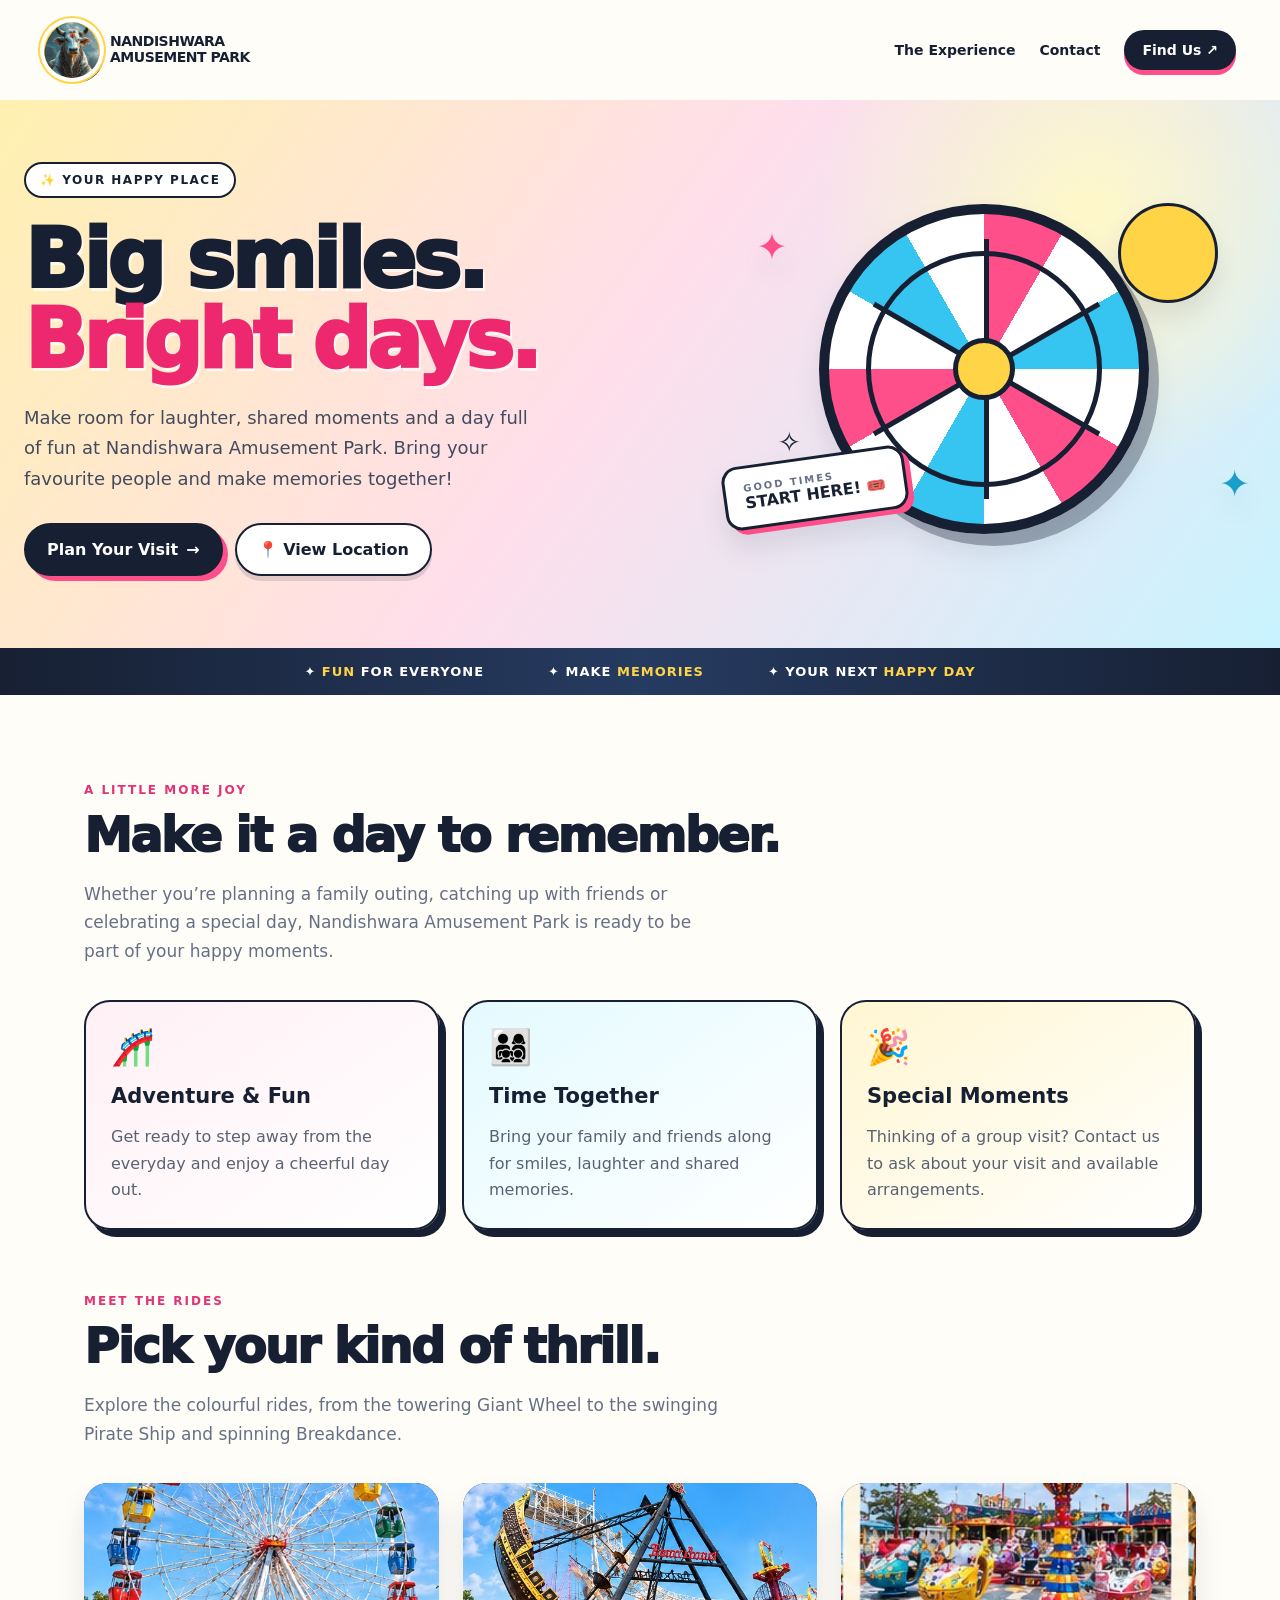
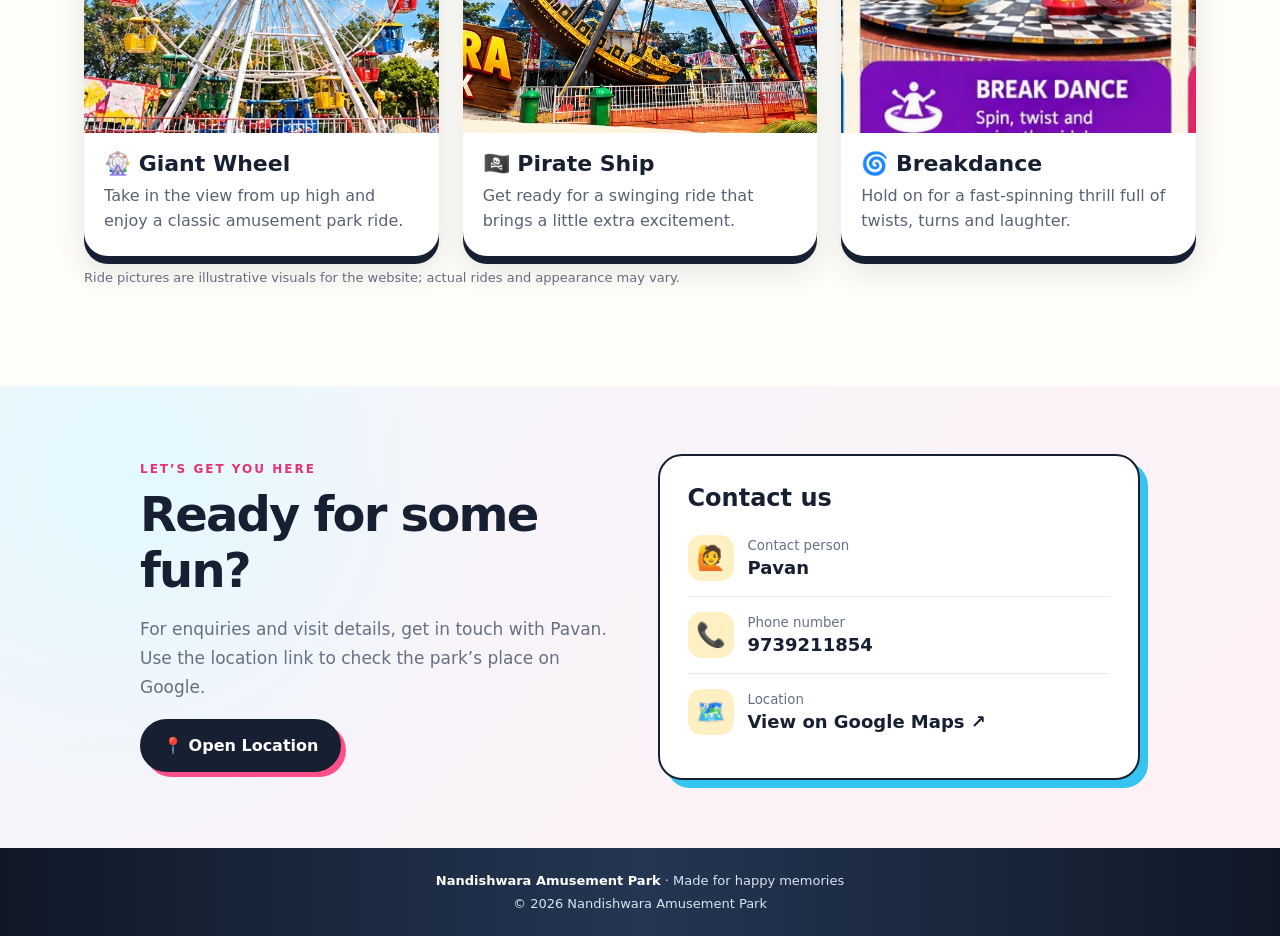
<file: index.html>
<!DOCTYPE html>
<html lang="en">
<head>
<meta charset="UTF-8">
<meta name="viewport" content="width=device-width, initial-scale=1.0">
<meta name="theme-color" content="#111827">
<meta name="description" content="Plan a fun day out at Nandishwara Amusement Park. Contact Pavan for enquiries.">
<title>Nandishwara Amusement Park | Fun Starts Here</title>
<link rel="stylesheet" href="style.css">
</head>
<body>
<header class="nav">
  <a class="brand" href="#home"><span class="logo" aria-label="Nandi Maharaj logo"><img src="nandi_logo.jpg" alt="Nandi Maharaj" style="width:100%;height:100%;object-fit:cover;display:block;border-radius:50%"></span><span>NANDISHWARA<br>AMUSEMENT PARK</span></a>
  <nav class="navlinks">
    <a href="#experience">The Experience</a>
    <a href="#contact">Contact</a>
    <a class="pill" href="https://share.google/BjWlmLAtssrfCbhy0" target="_blank" rel="noopener">Find Us ↗</a>
  </nav>
</header>
<main id="home">
  <section class="hero">
    <div class="hero-inner">
      <div>
        <div class="eyebrow">✨ Your happy place</div>
        <h1>Big smiles.<br><span>Bright days.</span></h1>
        <p>Make room for laughter, shared moments and a day full of fun at Nandishwara Amusement Park. Bring your favourite people and make memories together!</p>
        <div class="actions">
          <a class="btn primary" href="#contact">Plan Your Visit <span>→</span></a>
          <a class="btn secondary" href="https://share.google/BjWlmLAtssrfCbhy0" target="_blank" rel="noopener">📍 View Location</a>
        </div>
      </div>
      <div class="art" aria-label="Colorful amusement park illustration">
        <div class="sun"></div><span class="spark s1">✦</span><span class="spark s2">✦</span><span class="spark s3">✧</span>
        <div class="wheel"><i class="spoke"></i><i class="spoke"></i><i class="spoke"></i><i class="spoke"></i><i class="spoke"></i><i class="spoke"></i><div class="hub"></div></div>
        <div class="ticket"><small>GOOD TIMES</small>START HERE! 🎟️</div>
      </div>
    </div>
  </section>
  <div class="strip"><div class="strip-inner"><div>✦ <span>FUN</span> FOR EVERYONE</div><div>✦ MAKE <span>MEMORIES</span></div><div>✦ YOUR NEXT <span>HAPPY DAY</span></div></div></div>
  <section class="content" id="experience">
    <div class="section-tag">A little more joy</div>
    <h2>Make it a day to remember.</h2>
    <p class="intro">Whether you’re planning a family outing, catching up with friends or celebrating a special day, Nandishwara Amusement Park is ready to be part of your happy moments.</p>
    <div class="cards">
      <article class="card"><div class="emoji">🎢</div><h3>Adventure &amp; Fun</h3><p>Get ready to step away from the everyday and enjoy a cheerful day out.</p></article>
      <article class="card"><div class="emoji">👨‍👩‍👧‍👦</div><h3>Time Together</h3><p>Bring your family and friends along for smiles, laughter and shared memories.</p></article>
      <article class="card"><div class="emoji">🎉</div><h3>Special Moments</h3><p>Thinking of a group visit? Contact us to ask about your visit and available arrangements.</p></article>
    </div>
    <div class="section-tag gallery-tag">Meet the rides</div>
    <h2>Pick your kind of thrill.</h2>
    <p class="intro">Explore the colourful rides, from the towering Giant Wheel to the swinging Pirate Ship and spinning Breakdance.</p>
    <div class="ride-gallery">
      <article class="ride-photo"><img src="giant_wheel.jpg" alt="Giant wheel at the amusement park" loading="lazy"><h3>🎡 Giant Wheel</h3><p>Take in the view from up high and enjoy a classic amusement park ride.</p></article>
      <article class="ride-photo"><img src="pirate_ship.jpg" alt="Large swinging pirate ship ride with A-frame support" loading="lazy"><h3>🏴‍☠️ Pirate Ship</h3><p>Get ready for a swinging ride that brings a little extra excitement.</p></article>
      <article class="ride-photo"><img src="breakdance.jpg" alt="Colorful spinning breakdance amusement ride" loading="lazy"><h3>🌀 Breakdance</h3><p>Hold on for a fast-spinning thrill full of twists, turns and laughter.</p></article>
    </div>
    <p class="gallery-note">Ride pictures are illustrative visuals for the website; actual rides and appearance may vary.</p>
  </section>
  <section class="contact" id="contact">
    <div class="contact-inner">
      <div><div class="section-tag">Let’s get you here</div><h2>Ready for some fun?</h2><p class="intro">For enquiries and visit details, get in touch with Pavan. Use the location link to check the park’s place on Google.</p><a class="btn primary" href="https://share.google/BjWlmLAtssrfCbhy0" target="_blank" rel="noopener">📍 Open Location</a></div>
      <div class="contact-box">
        <h3>Contact us</h3>
        <div class="contact-row"><div class="contact-icon">🙋</div><div><small>Contact person</small><strong>Pavan</strong></div></div>
        <div class="contact-row"><div class="contact-icon">📞</div><div><small>Phone number</small><strong><a href="tel:+919739211854">9739211854</a></strong></div></div>
        <div class="contact-row"><div class="contact-icon">🗺️</div><div><small>Location</small><strong><a href="https://share.google/BjWlmLAtssrfCbhy0" target="_blank" rel="noopener">View on Google Maps ↗</a></strong></div></div>
      </div>
    </div>
  </section>
</main>
<footer class="footer"><strong>Nandishwara Amusement Park</strong> · Made for happy memories<br><span class="copyright">© <span id="year">2026</span> Nandishwara Amusement Park</span></footer>
<script>
document.querySelectorAll('.ride-photo img').forEach((img, index) => {
  img.addEventListener('error', () => {
    const rides = [
      { emoji: '🎡', title: 'GIANT WHEEL', colors: ['#ff4f8b', '#ffd447'] },
      { emoji: '🏴‍☠️', title: 'PIRATE SHIP', colors: ['#36c5f0', '#d7f7ff'] },
      { emoji: '🌀', title: 'BREAKDANCE', colors: ['#54dfad', '#fff0f5'] }
    ];
    const ride = rides[index] || rides[0];
    const svg = `<svg xmlns="http://www.w3.org/2000/svg" viewBox="0 0 900 440"><defs><linearGradient id="g" x1="0" y1="0" x2="1" y2="1"><stop stop-color="${ride.colors[0]}"/><stop offset="1" stop-color="${ride.colors[1]}"/></linearGradient></defs><rect width="900" height="440" fill="url(#g)"/><circle cx="730" cy="95" r="58" fill="#ffd447" stroke="#172033" stroke-width="8"/><path d="M0 350 Q180 280 360 350 T720 350 T1080 350 V440 H0Z" fill="#ffffff" opacity=".45"/><text x="450" y="215" font-size="150" text-anchor="middle" dominant-baseline="middle">${ride.emoji}</text><text x="450" y="365" font-family="Arial,sans-serif" font-size="38" font-weight="bold" letter-spacing="5" text-anchor="middle" fill="#172033">${ride.title}</text></svg>`;
    img.src = 'data:image/svg+xml;charset=utf-8,' + encodeURIComponent(svg);
  }, { once: true });
});
</script>
</body>
</html>
</file>
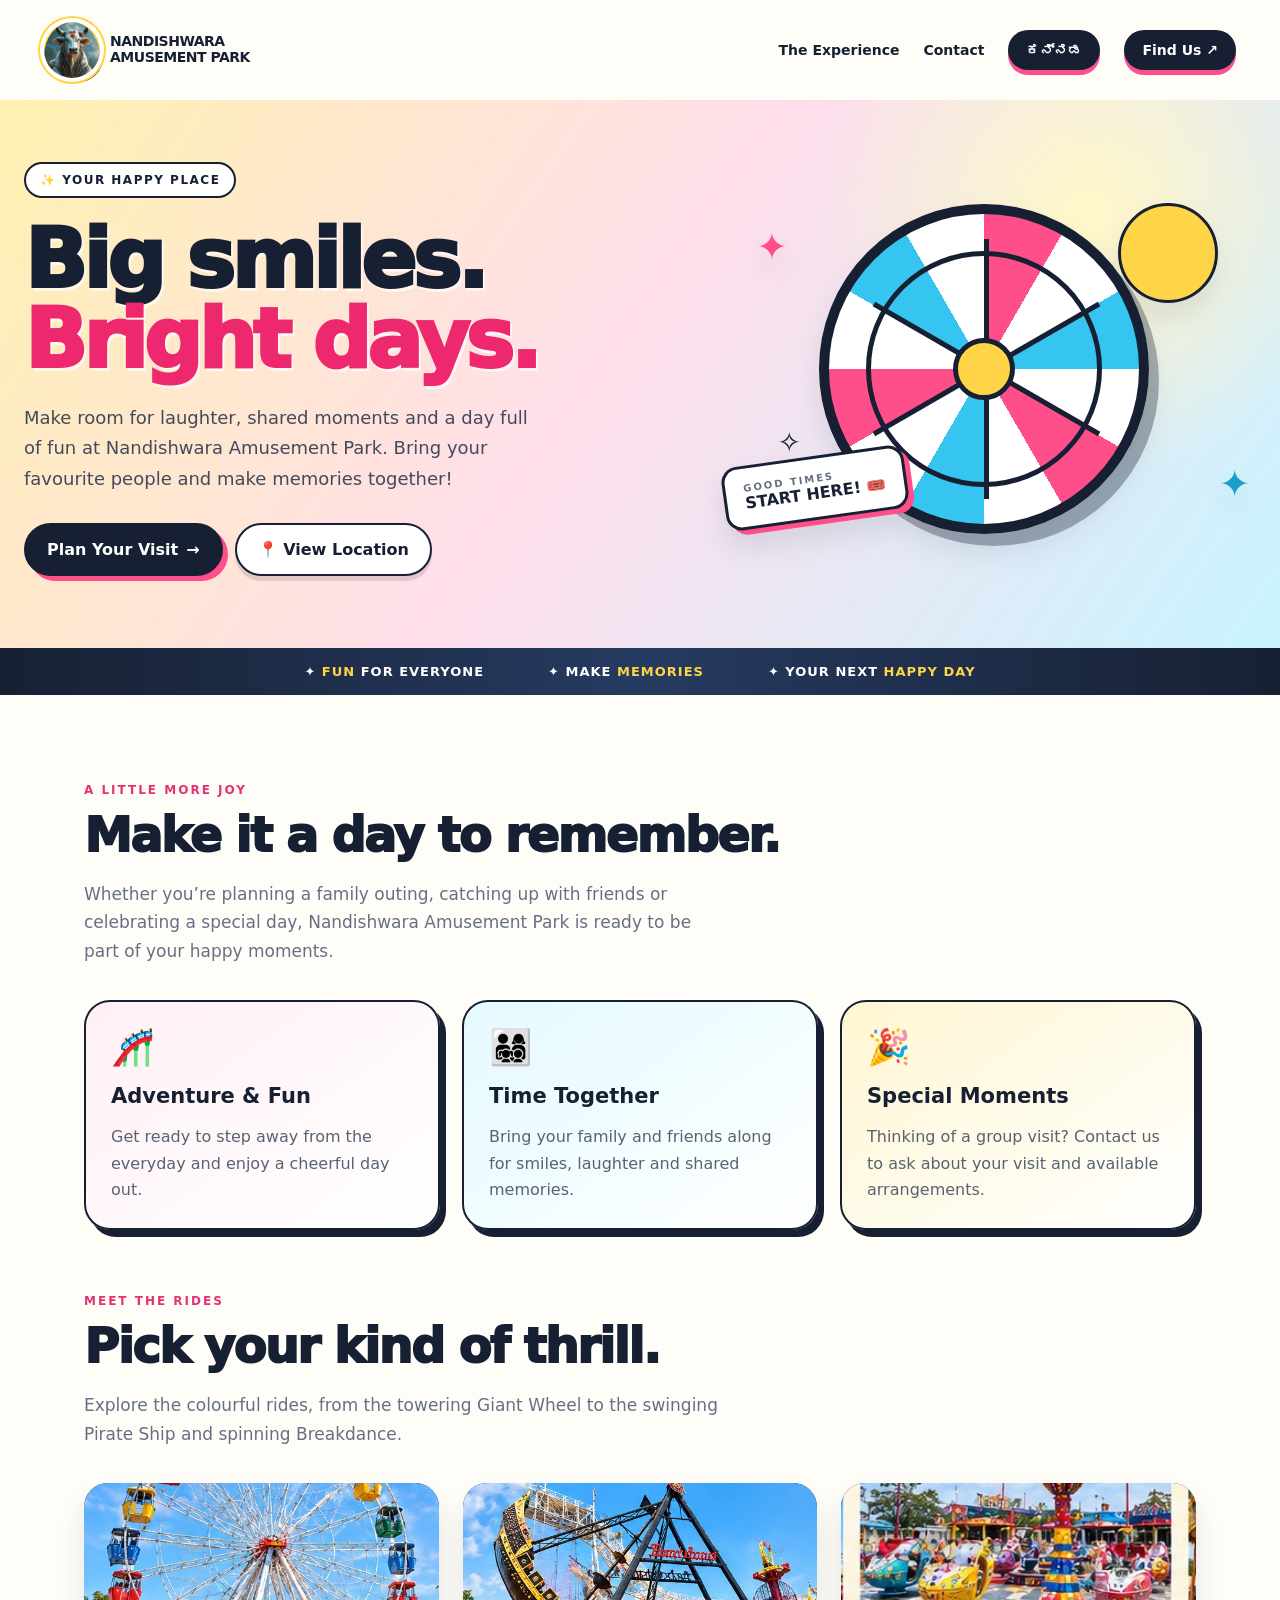
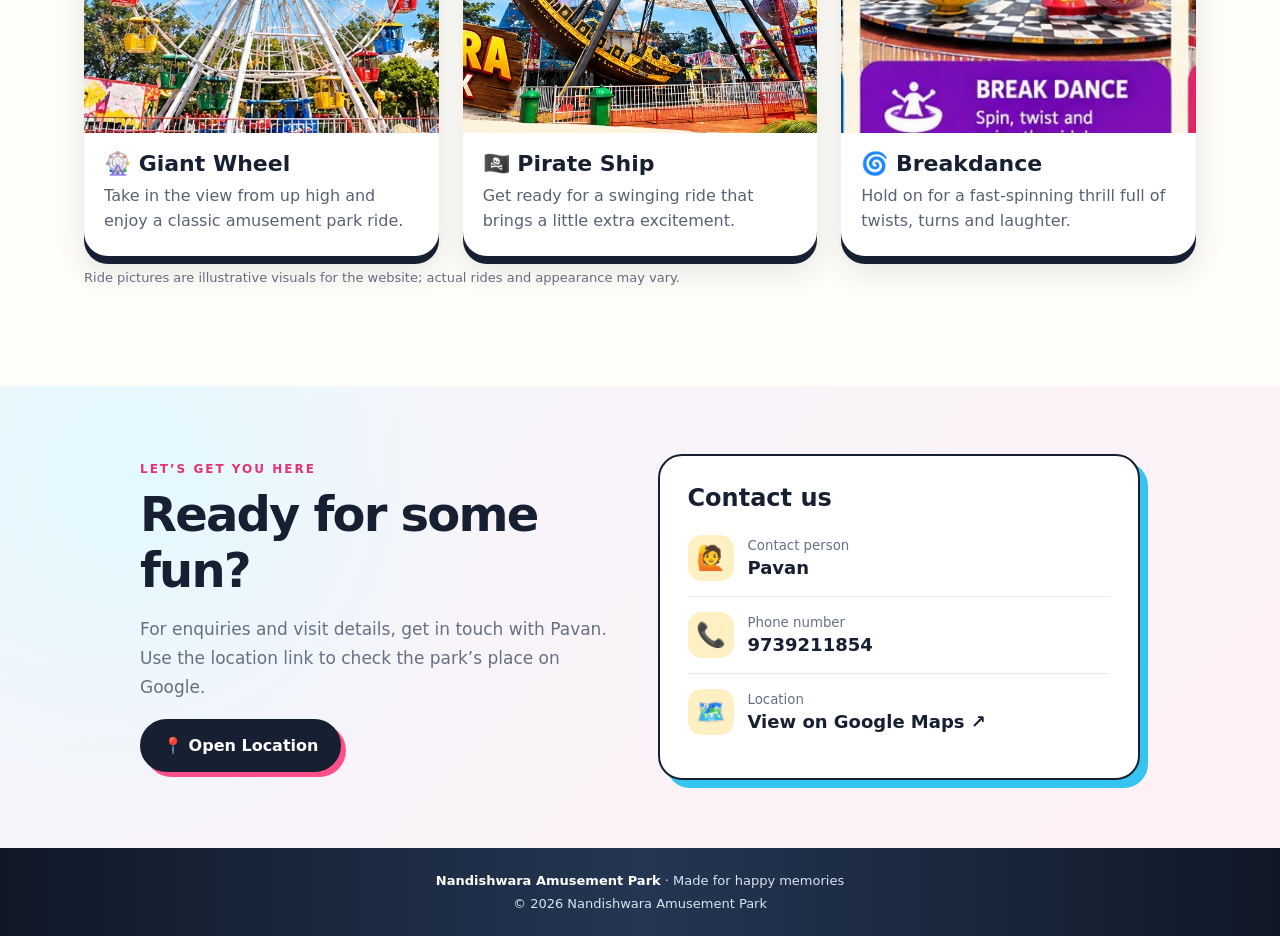
<file: amusement-park/index.html>
<!DOCTYPE html>
<html lang="en">
<head>
<meta charset="UTF-8">
<meta name="viewport" content="width=device-width, initial-scale=1.0">
<meta name="theme-color" content="#111827">
<meta name="description" content="Plan a fun day out at Nandishwara Amusement Park. Contact Pavan for enquiries.">
<title>Nandishwara Amusement Park | Fun Starts Here</title>
<link rel="stylesheet" href="style.css">
</head>
<body>
<header class="nav">
  <a class="brand" href="#home"><span class="logo" aria-label="Nandi Maharaj logo"><img src="nandi_logo.jpg" alt="Nandi Maharaj" style="width:100%;height:100%;object-fit:cover;display:block;border-radius:50%"></span><span>NANDISHWARA<br>AMUSEMENT PARK</span></a>
  <nav class="navlinks">
    <a href="#experience">The Experience</a>
    <a href="#contact">Contact</a>
    <a class="pill" href="/amusement-park/kn/" lang="kn" aria-label="ಕನ್ನಡ ಆವೃತ್ತಿ">ಕನ್ನಡ</a>
    <a class="pill" href="https://share.google/BjWlmLAtssrfCbhy0" target="_blank" rel="noopener">Find Us ↗</a>
  </nav>
</header>
<main id="home">
  <section class="hero">
    <div class="hero-inner">
      <div>
        <div class="eyebrow">✨ Your happy place</div>
        <h1>Big smiles.<br><span>Bright days.</span></h1>
        <p>Make room for laughter, shared moments and a day full of fun at Nandishwara Amusement Park. Bring your favourite people and make memories together!</p>
        <div class="actions">
          <a class="btn primary" href="#contact">Plan Your Visit <span>→</span></a>
          <a class="btn secondary" href="https://share.google/BjWlmLAtssrfCbhy0" target="_blank" rel="noopener">📍 View Location</a>
        </div>
      </div>
      <div class="art" aria-label="Colorful amusement park illustration">
        <div class="sun"></div><span class="spark s1">✦</span><span class="spark s2">✦</span><span class="spark s3">✧</span>
        <div class="wheel"><i class="spoke"></i><i class="spoke"></i><i class="spoke"></i><i class="spoke"></i><i class="spoke"></i><i class="spoke"></i><div class="hub"></div></div>
        <div class="ticket"><small>GOOD TIMES</small>START HERE! 🎟️</div>
      </div>
    </div>
  </section>
  <div class="strip"><div class="strip-inner"><div>✦ <span>FUN</span> FOR EVERYONE</div><div>✦ MAKE <span>MEMORIES</span></div><div>✦ YOUR NEXT <span>HAPPY DAY</span></div></div></div>
  <section class="content" id="experience">
    <div class="section-tag">A little more joy</div>
    <h2>Make it a day to remember.</h2>
    <p class="intro">Whether you’re planning a family outing, catching up with friends or celebrating a special day, Nandishwara Amusement Park is ready to be part of your happy moments.</p>
    <div class="cards">
      <article class="card"><div class="emoji">🎢</div><h3>Adventure &amp; Fun</h3><p>Get ready to step away from the everyday and enjoy a cheerful day out.</p></article>
      <article class="card"><div class="emoji">👨‍👩‍👧‍👦</div><h3>Time Together</h3><p>Bring your family and friends along for smiles, laughter and shared memories.</p></article>
      <article class="card"><div class="emoji">🎉</div><h3>Special Moments</h3><p>Thinking of a group visit? Contact us to ask about your visit and available arrangements.</p></article>
    </div>
    <div class="section-tag gallery-tag">Meet the rides</div>
    <h2>Pick your kind of thrill.</h2>
    <p class="intro">Explore the colourful rides, from the towering Giant Wheel to the swinging Pirate Ship and spinning Breakdance.</p>
    <div class="ride-gallery">
      <article class="ride-photo"><img src="giant_wheel.jpg" alt="Giant wheel at the amusement park" loading="lazy"><h3>🎡 Giant Wheel</h3><p>Take in the view from up high and enjoy a classic amusement park ride.</p></article>
      <article class="ride-photo"><img src="pirate_ship.jpg" alt="Large swinging pirate ship ride with A-frame support" loading="lazy"><h3>🏴‍☠️ Pirate Ship</h3><p>Get ready for a swinging ride that brings a little extra excitement.</p></article>
      <article class="ride-photo"><img src="breakdance.jpg" alt="Colorful spinning breakdance amusement ride" loading="lazy"><h3>🌀 Breakdance</h3><p>Hold on for a fast-spinning thrill full of twists, turns and laughter.</p></article>
    </div>
    <p class="gallery-note">Ride pictures are illustrative visuals for the website; actual rides and appearance may vary.</p>
  </section>
  <section class="contact" id="contact">
    <div class="contact-inner">
      <div><div class="section-tag">Let’s get you here</div><h2>Ready for some fun?</h2><p class="intro">For enquiries and visit details, get in touch with Pavan. Use the location link to check the park’s place on Google.</p><a class="btn primary" href="https://share.google/BjWlmLAtssrfCbhy0" target="_blank" rel="noopener">📍 Open Location</a></div>
      <div class="contact-box">
        <h3>Contact us</h3>
        <div class="contact-row"><div class="contact-icon">🙋</div><div><small>Contact person</small><strong>Pavan</strong></div></div>
        <div class="contact-row"><div class="contact-icon">📞</div><div><small>Phone number</small><strong><a href="tel:+919739211854">9739211854</a></strong></div></div>
        <div class="contact-row"><div class="contact-icon">🗺️</div><div><small>Location</small><strong><a href="https://share.google/BjWlmLAtssrfCbhy0" target="_blank" rel="noopener">View on Google Maps ↗</a></strong></div></div>
      </div>
    </div>
  </section>
</main>
<footer class="footer"><strong>Nandishwara Amusement Park</strong> · Made for happy memories<br><span class="copyright">© <span id="year">2026</span> Nandishwara Amusement Park</span></footer>
<script>
document.querySelectorAll('.ride-photo img').forEach((img, index) => {
  img.addEventListener('error', () => {
    const rides = [
      { emoji: '🎡', title: 'GIANT WHEEL', colors: ['#ff4f8b', '#ffd447'] },
      { emoji: '🏴‍☠️', title: 'PIRATE SHIP', colors: ['#36c5f0', '#d7f7ff'] },
      { emoji: '🌀', title: 'BREAKDANCE', colors: ['#54dfad', '#fff0f5'] }
    ];
    const ride = rides[index] || rides[0];
    const svg = `<svg xmlns="http://www.w3.org/2000/svg" viewBox="0 0 900 440"><defs><linearGradient id="g" x1="0" y1="0" x2="1" y2="1"><stop stop-color="${ride.colors[0]}"/><stop offset="1" stop-color="${ride.colors[1]}"/></linearGradient></defs><rect width="900" height="440" fill="url(#g)"/><circle cx="730" cy="95" r="58" fill="#ffd447" stroke="#172033" stroke-width="8"/><path d="M0 350 Q180 280 360 350 T720 350 T1080 350 V440 H0Z" fill="#ffffff" opacity=".45"/><text x="450" y="215" font-size="150" text-anchor="middle" dominant-baseline="middle">${ride.emoji}</text><text x="450" y="365" font-family="Arial,sans-serif" font-size="38" font-weight="bold" letter-spacing="5" text-anchor="middle" fill="#172033">${ride.title}</text></svg>`;
    img.src = 'data:image/svg+xml;charset=utf-8,' + encodeURIComponent(svg);
  }, { once: true });
});
</script>
</body>
</html>
</file>
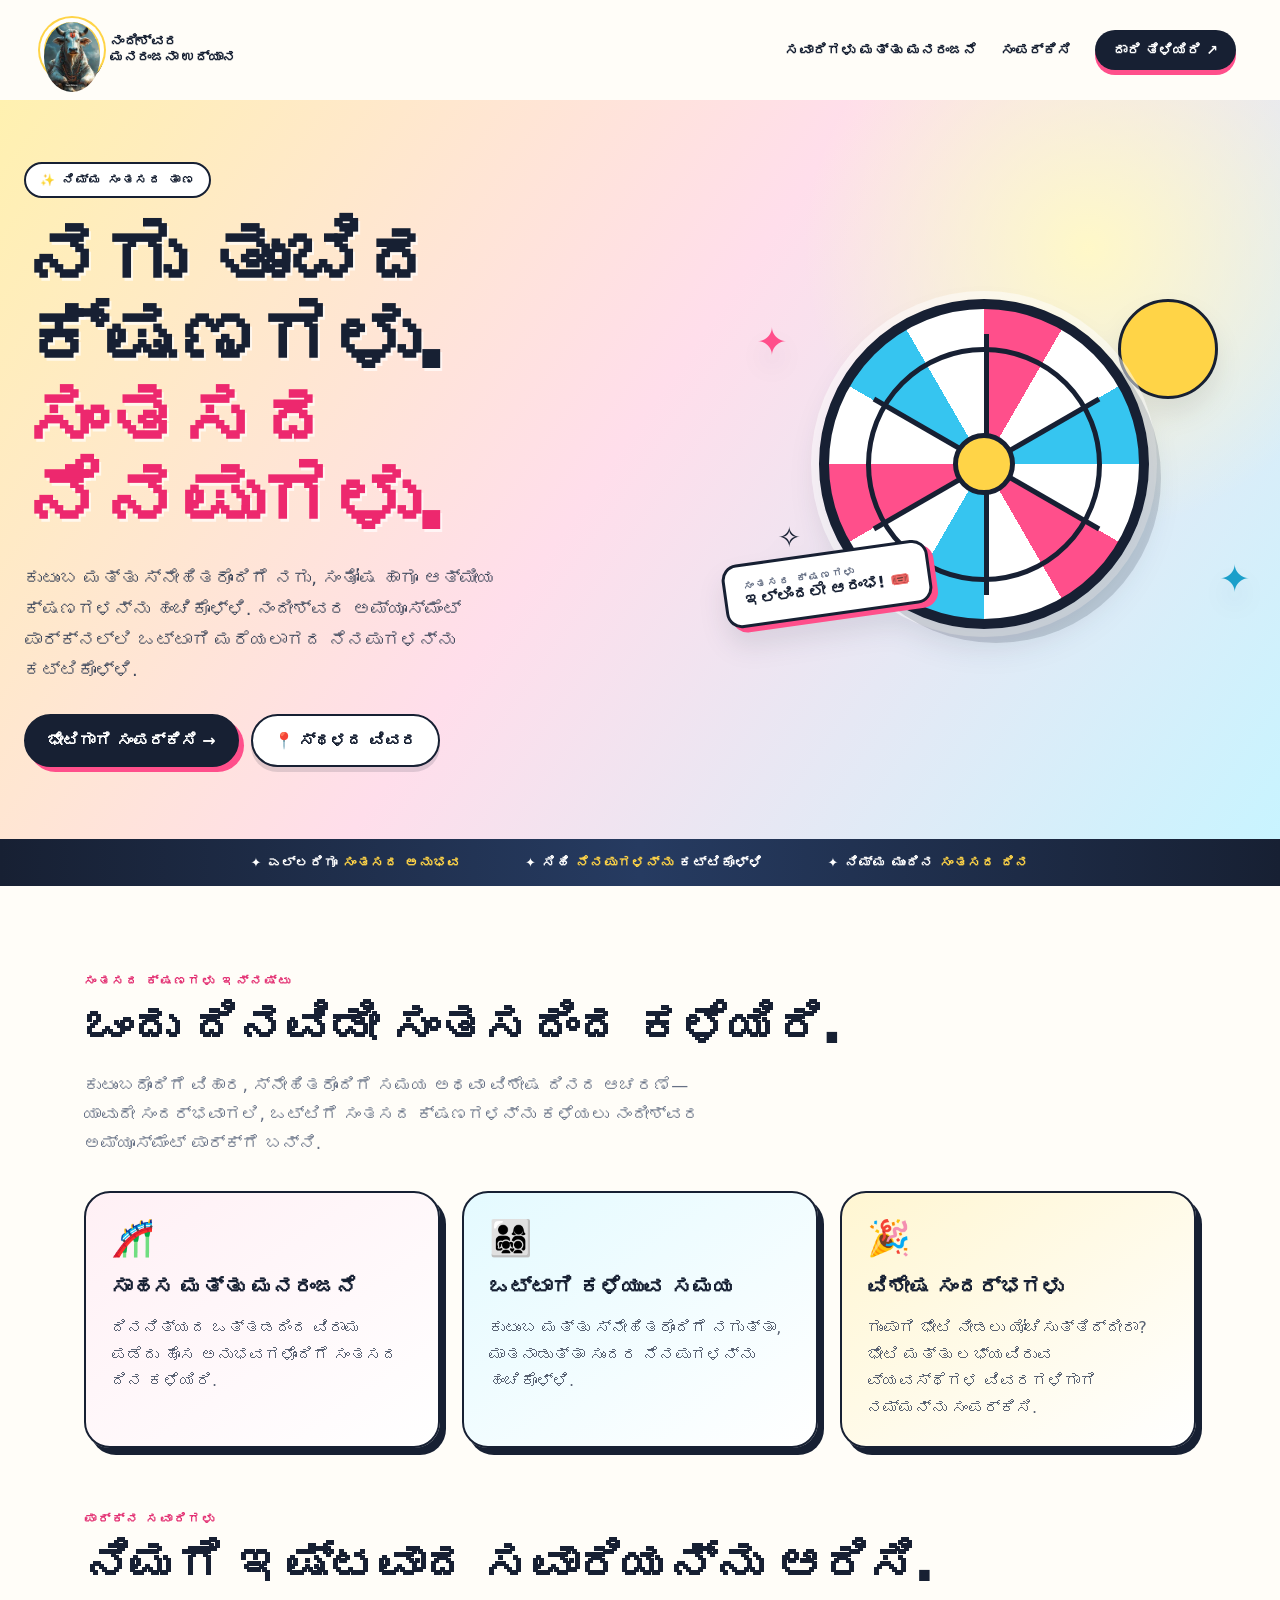
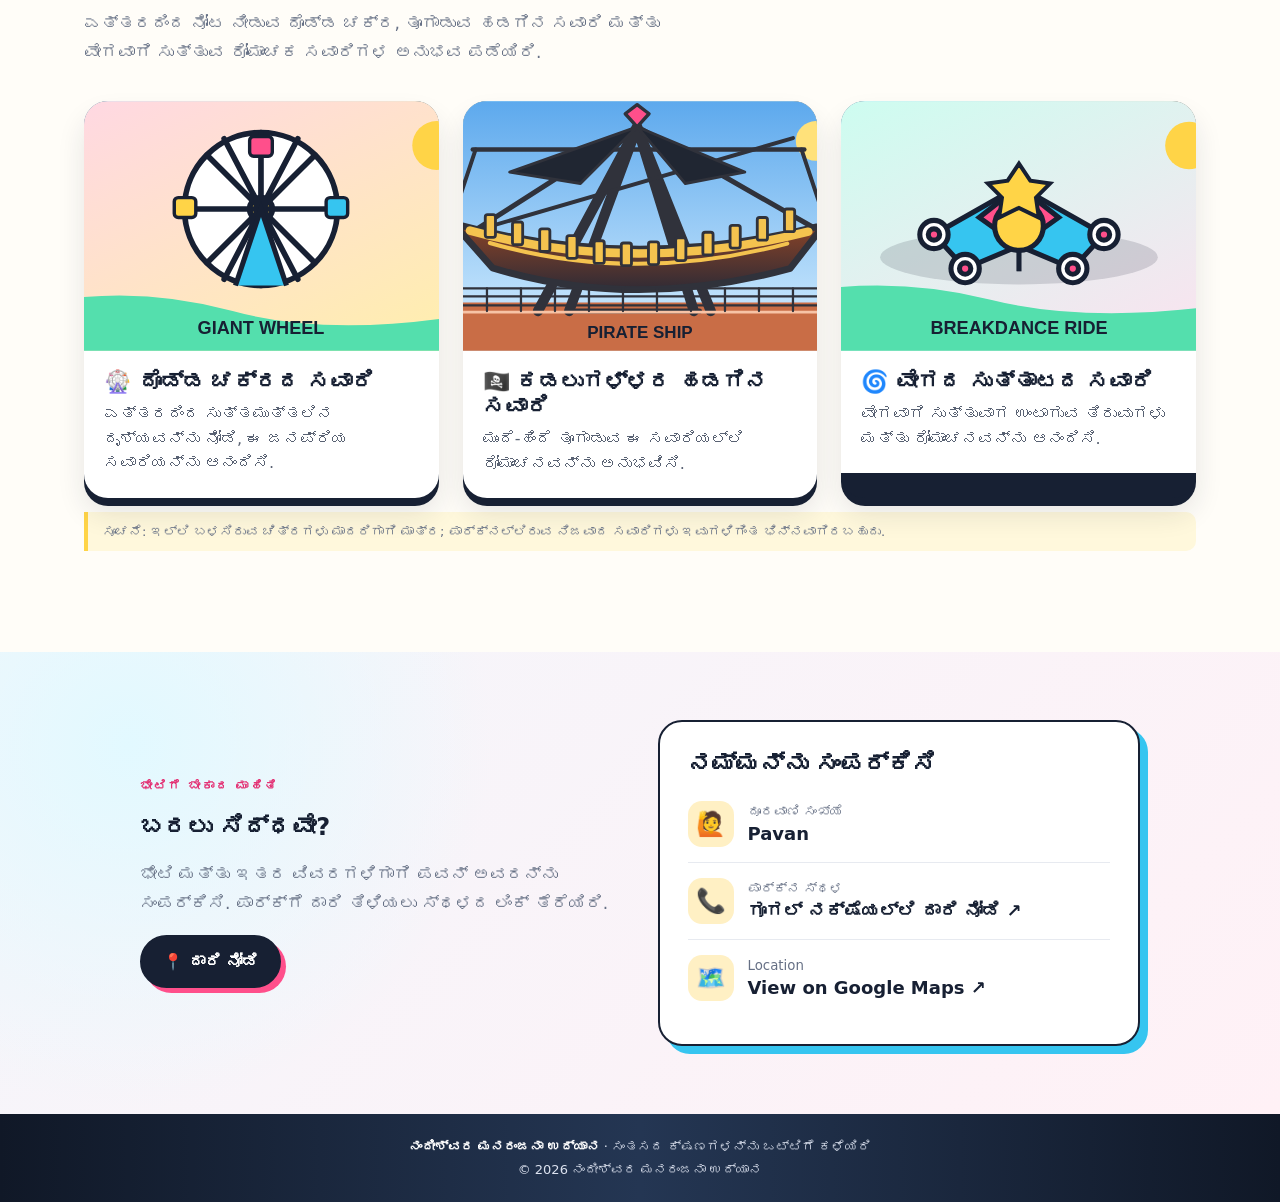
<file: amusement-park/kn/index.html>
<!DOCTYPE html>
<html lang="kn">
<head>
<meta charset="UTF-8"><meta name="viewport" content="width=device-width, initial-scale=1.0">
<meta name="theme-color" content="#111827"><meta name="description" content="ನಂದೀಶ್ವರ ಅಮ್ಯೂಸ್‌ಮೆಂಟ್ ಪಾರ್ಕ್‌ನಲ್ಲಿ ಸಂತಸದ ದಿನ ಕಳೆಯಿರಿ. ಮಾಹಿತಿಗಾಗಿ ಪವನ್ ಅವರನ್ನು ಸಂಪರ್ಕಿಸಿ.">
<title>ನಂದೀಶ್ವರ ಅಮ್ಯೂಸ್‌ಮೆಂಟ್ ಪಾರ್ಕ್ | ಸಂತಸ ಇಲ್ಲಿ ಆರಂಭ</title>
<style>
:root{--ink:#172033;--muted:#667085;--pink:#ff4f8b;--yellow:#ffd447;--blue:#36c5f0;--green:#54dfad}*{box-sizing:border-box}html{scroll-behavior:smooth}body{margin:0;font-family:Inter,ui-sans-serif,system-ui,-apple-system,BlinkMacSystemFont,"Segoe UI",sans-serif;color:var(--ink);background:#fff}a{color:inherit}.nav{display:flex;justify-content:space-between;align-items:center;max-width:1160px;margin:auto;padding:20px 24px}.brand{display:flex;align-items:center;gap:10px;font-weight:900;letter-spacing:-.5px}.logo{width:42px;height:42px;display:grid;place-items:center;background:var(--yellow);border-radius:14px;font-size:24px;box-shadow:4px 4px 0 var(--ink)}.navlinks{display:flex;gap:24px;align-items:center;font-weight:700;font-size:14px}.navlinks a{text-decoration:none}.navlinks .pill{background:var(--ink);color:white;padding:12px 18px;border-radius:999px}.hero{overflow:hidden;position:relative;background:linear-gradient(125deg,#fff2b5 0%,#ffe0ec 48%,#d7f7ff 100%);padding:62px 24px 72px}.hero-inner{max-width:1160px;margin:auto;display:grid;grid-template-columns:1.1fr .9fr;align-items:center;gap:24px}.eyebrow{display:inline-flex;gap:8px;align-items:center;background:white;border:2px solid var(--ink);border-radius:999px;padding:9px 14px;font-size:12px;font-weight:900;letter-spacing:1.5px;text-transform:uppercase}.hero h1{font-size:clamp(44px,7vw,82px);line-height:.98;letter-spacing:-4px;margin:22px 0}.hero h1 span{color:#ff367c}.hero p{font-size:18px;line-height:1.7;color:#424b5e;max-width:520px}.actions{display:flex;gap:12px;flex-wrap:wrap;margin-top:28px}.btn{display:inline-flex;justify-content:center;align-items:center;gap:8px;padding:15px 21px;border-radius:999px;text-decoration:none;font-weight:850;border:2px solid var(--ink);transition:transform .18s}.btn:hover{transform:translateY(-3px)}.primary{background:var(--ink);color:#fff;box-shadow:4px 4px 0 var(--pink)}.secondary{background:#fff}.art{min-height:360px;position:relative;display:grid;place-items:center}.sun{position:absolute;right:7%;top:4%;width:100px;height:100px;background:var(--yellow);border:3px solid var(--ink);border-radius:50%}.wheel{width:min(330px,78vw);aspect-ratio:1;border:10px solid #172033;border-radius:50%;position:relative;background:repeating-conic-gradient(from 0deg,#ff4f8b 0deg 30deg,#fff 30deg 60deg,#36c5f0 60deg 90deg,#fff 90deg 120deg);box-shadow:10px 12px 0 #17203355;animation:float 5s ease-in-out infinite}.wheel:before{content:"";position:absolute;inset:12%;border:5px solid var(--ink);border-radius:50%}.hub{position:absolute;left:50%;top:50%;transform:translate(-50%,-50%);width:62px;height:62px;background:var(--yellow);border:5px solid var(--ink);border-radius:50%;z-index:2}.spoke{position:absolute;left:50%;top:50%;height:42%;width:5px;background:var(--ink);transform-origin:top center}.spoke:nth-child(1){transform:rotate(0deg)}.spoke:nth-child(2){transform:rotate(60deg)}.spoke:nth-child(3){transform:rotate(120deg)}.spoke:nth-child(4){transform:rotate(180deg)}.spoke:nth-child(5){transform:rotate(240deg)}.spoke:nth-child(6){transform:rotate(300deg)}.ticket{position:absolute;left:2%;bottom:8%;background:#fff;border:3px solid var(--ink);border-radius:16px;padding:14px 18px;font-weight:900;transform:rotate(-8deg);box-shadow:5px 5px 0 var(--pink)}.ticket small{display:block;letter-spacing:2px;font-size:10px;color:var(--muted)}.spark{position:absolute;font-size:38px}.s1{left:8%;top:10%;color:#ff4f8b}.s2{right:1%;bottom:12%;color:#1b9fca}.s3{left:12%;bottom:25%;font-size:28px}.strip{background:var(--ink);color:white;padding:16px 24px}.strip-inner{max-width:1160px;margin:auto;display:flex;justify-content:center;gap:clamp(18px,5vw,70px);flex-wrap:wrap;font-weight:900;letter-spacing:1px;font-size:13px}.strip span{color:var(--yellow)}section.content{max-width:1100px;margin:auto;padding:76px 24px}.section-tag{font-size:12px;text-transform:uppercase;letter-spacing:2px;font-weight:900;color:#e33375}.content h2{font-size:clamp(32px,4vw,48px);letter-spacing:-1.8px;margin:10px 0 14px}.intro{max-width:640px;color:var(--muted);font-size:17px;line-height:1.7}.cards{display:grid;grid-template-columns:repeat(3,1fr);gap:18px;margin-top:34px}.card{padding:25px;border:2px solid var(--ink);border-radius:22px;box-shadow:5px 5px 0 var(--ink);background:#fff}.card:nth-child(1){background:#fff0f5}.card:nth-child(2){background:#e9faff}.card:nth-child(3){background:#fff8d9}.emoji{font-size:35px}.card h3{margin:16px 0 8px;font-size:21px}.card p{color:#596273;line-height:1.65;margin-bottom:0}.ride-gallery{display:grid;grid-template-columns:repeat(3,minmax(0,1fr));gap:18px;margin-top:34px}.ride-photo{overflow:hidden;border:2px solid var(--ink);border-radius:22px;background:#e9faff;box-shadow:5px 5px 0 var(--ink)}.ride-photo img{display:block;width:100%;height:220px;object-fit:cover}.ride-photo h3{margin:16px 18px 6px;font-size:21px}.ride-photo p{margin:0 18px 18px;color:#596273;line-height:1.55}.gallery-note{font-size:13px;color:var(--muted);margin-top:14px}.contact{background:#f3f6fb;padding:68px 24px}.contact-inner{max-width:1000px;margin:auto;display:grid;grid-template-columns:1fr 1fr;gap:35px;align-items:center}.contact-box{background:white;border:2px solid var(--ink);border-radius:24px;padding:28px;box-shadow:7px 7px 0 var(--blue)}.contact-row{display:flex;gap:14px;align-items:center;padding:15px 0;border-bottom:1px solid #e7eaf0}.contact-row:last-child{border:0}.contact-icon{font-size:24px;width:46px;height:46px;display:grid;place-items:center;border-radius:14px;background:#fff0c4}.contact-row small{display:block;color:var(--muted);margin-bottom:4px}.contact-row strong{font-size:18px}.contact-row a{text-decoration:none}.footer{background:var(--ink);color:#dce2ef;padding:25px 24px;text-align:center;font-size:13px}.footer strong{color:white}@keyframes float{0%,100%{transform:translateY(0) rotate(-3deg)}50%{transform:translateY(-10px) rotate(3deg)}}@media(max-width:760px){.navlinks a:not(.pill){display:none}.hero{padding-top:42px}.hero-inner{grid-template-columns:1fr}.hero h1{letter-spacing:-2px}.art{min-height:320px}.wheel{width:260px}.cards,.ride-gallery{grid-template-columns:1fr}.ride-photo img{height:240px}.contact-inner{grid-template-columns:1fr}.strip-inner{font-size:11px}.nav{padding:16px 18px}}
</style>
<style>
body{background:#fffdf8}.nav{max-width:1240px;padding-top:22px;padding-bottom:22px}.brand{font-size:14px;line-height:1.12}.logo{width:56px;height:56px;border-radius:50%;box-shadow:0 0 0 4px #fff,0 0 0 6px #ffd447,4px 5px 0 #172033}.navlinks .pill{box-shadow:0 5px 0 #ff4f8b;transition:transform .2s,box-shadow .2s}.navlinks .pill:hover{transform:translateY(-2px);box-shadow:0 7px 0 #ff4f8b}.hero{background:radial-gradient(circle at 85% 20%,#fff8c8 0,transparent 23%),linear-gradient(125deg,#fff1b0 0%,#ffdeeb 48%,#c8f4ff 100%)}.hero-inner{max-width:1240px}.hero h1{font-weight:950;text-shadow:2px 3px 0 #ffffffa8}.hero h1 span{color:#ed286e}.art{filter:drop-shadow(0 15px 12px #17203318)}.wheel{box-shadow:12px 14px 0 #17203328,0 0 0 8px #ffffff80}.strip{background:linear-gradient(90deg,#172033,#263b61,#172033)}section.content{max-width:1160px;padding-top:88px;padding-bottom:88px}.content h2{font-weight:950}.cards{gap:22px}.card{border-radius:26px;box-shadow:6px 7px 0 #172033;transition:transform .2s,box-shadow .2s}.card:hover{transform:translateY(-6px);box-shadow:8px 12px 0 #172033}.card:nth-child(1){background:linear-gradient(145deg,#fff0f5,#fff)}.card:nth-child(2){background:linear-gradient(145deg,#e4faff,#fff)}.card:nth-child(3){background:linear-gradient(145deg,#fff6d2,#fff)}.ride-gallery{gap:24px}.ride-photo{position:relative;border:0;border-radius:24px;overflow:hidden;background:#172033;box-shadow:0 8px 0 #172033,0 16px 28px #1720331c;transition:transform .22s,box-shadow .22s}.ride-photo:hover{transform:translateY(-7px);box-shadow:0 12px 0 #172033,0 22px 35px #17203328}.ride-photo img{height:250px;object-fit:cover;background:linear-gradient(135deg,#b9eaff,#ffe5b6)}.ride-photo h3{margin:0;padding:18px 20px 8px;background:#fff;font-size:22px}.ride-photo p{margin:0;padding:0 20px 22px;background:#fff;min-height:70px}.gallery-note{padding:12px 15px;border-left:4px solid #ffd447;background:#fff8dc;border-radius:0 10px 10px 0}.contact{background:radial-gradient(circle at 10% 20%,#e2f9ff,transparent 30%),linear-gradient(135deg,#f4f6fb,#fff1f6)}.contact-box{box-shadow:8px 8px 0 #36c5f0;transition:transform .2s}.contact-box:hover{transform:translateY(-3px)}.btn{box-shadow:0 5px 0 #17203322}.primary{box-shadow:5px 5px 0 #ff4f8b}.footer{background:linear-gradient(90deg,#101827,#243653,#101827)}@media(max-width:760px){.logo{width:48px;height:48px}.ride-photo img{height:230px}.ride-photo p{min-height:0}.navlinks .pill{padding:10px 13px}}
</style></head>
<body>
<header class="nav"><a class="brand" href="#home" style="text-decoration:none"><span class="logo" aria-label="Nandi Maharaj logo"><img src="nandi_logo.jpg" alt="Nandi Maharaj" style="width:100%;height:100%;object-fit:cover;display:block;border-radius:50%"></span><span>NANDISHWARA<br>AMUSEMENT PARK</span></a><nav class="navlinks"><a href="#experience">The Experience</a><a href="#contact">Contact</a><a class="pill" href="https://share.google/BjWlmLAtssrfCbhy0" target="_blank" rel="noopener">Find Us ↗</a></nav></header>
<main id="home"><section class="hero"><div class="hero-inner"><div><div class="eyebrow">✨ Your happy place</div><h1>Big smiles.<br><span>Bright days.</span></h1><p>Make room for laughter, shared moments and a day full of fun at Nandishwara Amusement Park. Bring your favourite people and make memories together!</p><div class="actions"><a class="btn primary" href="#contact">Plan Your Visit <span>→</span></a><a class="btn secondary" href="https://share.google/BjWlmLAtssrfCbhy0" target="_blank" rel="noopener">📍 View Location</a></div></div><div class="art" aria-label="Colorful amusement park illustration"><div class="sun"></div><span class="spark s1">✦</span><span class="spark s2">✦</span><span class="spark s3">✧</span><div class="wheel"><i class="spoke"></i><i class="spoke"></i><i class="spoke"></i><i class="spoke"></i><i class="spoke"></i><i class="spoke"></i><div class="hub"></div></div><div class="ticket"><small>GOOD TIMES</small>START HERE! 🎟️</div></div></div></section>
<div class="strip"><div class="strip-inner"><div>✦ <span>FUN</span> FOR EVERYONE</div><div>✦ MAKE <span>MEMORIES</span></div><div>✦ YOUR NEXT <span>HAPPY DAY</span></div></div></div>
<section class="content" id="experience"><div class="section-tag">A little more joy</div><h2>Make it a day to remember.</h2><p class="intro">Whether you’re planning a family outing, catching up with friends or celebrating a special day, Nandishwara Amusement Park is ready to be part of your happy moments.</p><div class="cards"><article class="card"><div class="emoji">🎢</div><h3>Adventure & Fun</h3><p>Get ready to step away from the everyday and enjoy a cheerful day out.</p></article><article class="card"><div class="emoji">👨‍👩‍👧‍👦</div><h3>Time Together</h3><p>Bring your family and friends along for smiles, laughter and shared memories.</p></article><article class="card"><div class="emoji">🎉</div><h3>Special Moments</h3><p>Thinking of a group visit? Contact us to ask about your visit and available arrangements.</p></article></div><div class="section-tag" style="margin-top:64px">Meet the rides</div><h2>Pick your kind of thrill.</h2><p class="intro">From sky-high views to swaying pirate adventures and spinning fun, explore three of the park’s featured rides.</p><div class="ride-gallery"><article class="ride-photo"><img src="https://images.unsplash.com/photo-1513883049090-d0b7439799bf?auto=format&amp;fit=crop&amp;w=900&amp;q=85" alt="Colorful giant wheel at an amusement park" loading="lazy"><h3>🎡 Giant Wheel</h3><p>Take in the view from up high and enjoy a classic amusement park ride.</p></article><article class="ride-photo"><img src="https://images.unsplash.com/photo-1492684223066-81342ee5ff30?auto=format&amp;fit=crop&amp;w=900&amp;q=85" alt="Colorful fairground lights and carnival atmosphere" loading="lazy"><h3>🏴‍☠️ Pirate Ship</h3><p>Get ready for a swinging ride that brings a little extra excitement.</p></article><article class="ride-photo"><img src="https://images.unsplash.com/photo-1506157786151-b8491531f063?auto=format&amp;fit=crop&amp;w=900&amp;q=85" alt="Bright amusement event lights and spinning fairground atmosphere" loading="lazy"><h3>🌀 Breakdance</h3><p>Hold on for a fast-spinning thrill full of twists, turns and laughter.</p></article></div><p class="gallery-note">Photos are illustrative and may not show the exact rides at Nandishwara Amusement Park.</p></section>
<section class="contact" id="contact"><div class="contact-inner"><div><div class="section-tag">Let’s get you here</div><h2>Ready for some fun?</h2><p class="intro">For enquiries and visit details, get in touch with Pavan. Use the location link to check the park’s place on Google.</p><a class="btn primary" href="https://share.google/BjWlmLAtssrfCbhy0" target="_blank" rel="noopener">📍 Open Location</a></div><div class="contact-box"><h3 style="margin:0 0 8px;font-size:24px">Contact us</h3><div class="contact-row"><div class="contact-icon">🙋</div><div><small>Contact person</small><strong>Pavan</strong></div></div><div class="contact-row"><div class="contact-icon">📞</div><div><small>Phone number</small><strong><a href="tel:+919739211854">9739211854</a></strong></div></div><div class="contact-row"><div class="contact-icon">🗺️</div><div><small>Location</small><strong><a href="https://share.google/BjWlmLAtssrfCbhy0" target="_blank" rel="noopener">View on Google Maps ↗</a></strong></div></div></div></div></section></main>
<footer class="footer"><strong>Nandishwara Amusement Park</strong> · Made for happy memories <br><span style="display:inline-block;margin-top:8px">© <span id="year">2026</span> Nandishwara Amusement Park</span></footer>
<script>
const rideIllustrations = [
  `<svg xmlns="http://www.w3.org/2000/svg" viewBox="0 0 900 440"><defs><linearGradient id="bg" x2="1" y2="1"><stop stop-color="#ffd6e7"/><stop offset="1" stop-color="#fff1a8"/></linearGradient></defs><rect width="900" height="440" fill="url(#bg)"/><circle cx="760" cy="78" r="43" fill="#ffd447"/><path d="M0 370 Q200 315 400 370 T900 360 V440 H0Z" fill="#54dfad"/><g stroke="#172033" stroke-width="10" stroke-linecap="round" fill="none"><circle cx="450" cy="190" r="135" fill="#fff"/><circle cx="450" cy="190" r="20" fill="#ffd447"/><path d="M450 55V325M315 190H585M355 95L545 285M545 95L355 285M385 66L515 314M515 66L385 314"/></g><g stroke="#172033" stroke-width="6"><rect x="430" y="62" width="40" height="35" rx="7" fill="#ff4f8b"/><rect x="565" y="170" width="38" height="35" rx="7" fill="#36c5f0"/><rect x="430" y="285" width="40" height="35" rx="7" fill="#54dfad"/><rect x="297" y="170" width="38" height="35" rx="7" fill="#ffd447"/></g><path d="M405 325L450 190L495 325" fill="#36c5f0" stroke="#172033" stroke-width="9"/><text x="450" y="410" font-family="Arial,sans-serif" font-size="32" font-weight="900" text-anchor="middle" fill="#172033">GIANT WHEEL</text></svg>`,
  `<svg xmlns="http://www.w3.org/2000/svg" viewBox="0 0 900 440"><defs><linearGradient id="bg" x2="0" y2="1"><stop stop-color="#5da9ed"/><stop offset="1" stop-color="#d7efff"/></linearGradient><linearGradient id="hull" x2="0" y2="1"><stop stop-color="#8d4427"/><stop offset="1" stop-color="#302b35"/></linearGradient></defs><rect width="900" height="440" fill="url(#bg)"/><circle cx="760" cy="70" r="35" fill="#ffe17a"/><path d="M0 355H900V440H0Z" fill="#c96d46"/><g stroke="#30323b" stroke-linecap="round" stroke-linejoin="round"><path d="M325 370L445 45L545 370M575 370L445 45M270 370L445 45" fill="none" stroke-width="18"/><path d="M445 45L155 230M445 45L760 225M330 370L555 370" fill="none" stroke-width="9"/><path d="M170 225L720 65" fill="none" stroke-width="7"/><path d="M155 85L740 85" fill="none" stroke-width="8"/><path d="M160 85L110 235M735 85L785 235" fill="none" stroke-width="7"/><path d="M120 215Q440 305 775 218L715 295Q440 370 190 294Z" fill="url(#hull)" stroke-width="12"/><path d="M150 228Q440 308 747 230" fill="none" stroke="#f4c34f" stroke-width="15"/><path d="M185 250Q440 323 710 251" fill="none" stroke="#f4c34f" stroke-width="7"/><g fill="#f4c34f" stroke-width="5"><rect x="177" y="200" width="18" height="40" rx="4"/><rect x="225" y="213" width="18" height="40" rx="4"/><rect x="273" y="225" width="18" height="40" rx="4"/><rect x="321" y="237" width="18" height="40" rx="4"/><rect x="369" y="246" width="18" height="40" rx="4"/><rect x="417" y="250" width="18" height="40" rx="4"/><rect x="465" y="248" width="18" height="40" rx="4"/><rect x="513" y="241" width="18" height="40" rx="4"/><rect x="561" y="231" width="18" height="40" rx="4"/><rect x="609" y="219" width="18" height="40" rx="4"/><rect x="657" y="205" width="18" height="40" rx="4"/><rect x="705" y="190" width="18" height="40" rx="4"/></g><path d="M445 45L424 22L445 6L466 22Z" fill="#ff4f8b" stroke-width="6"/><path d="M220 125L445 45L345 145Z" fill="#202632" stroke-width="5"/><path d="M445 45L635 125L530 145Z" fill="#202632" stroke-width="5"/><path d="M0 372H900" stroke="#f7c3a6" stroke-width="5"/><g fill="#e9f1f7" stroke-width="4"><path d="M80 370V330H820V370" fill="none"/><path d="M80 344H820M80 360H820" fill="none"/><path d="M120 330V370M180 330V370M240 330V370M300 330V370M360 330V370M420 330V370M480 330V370M540 330V370M600 330V370M660 330V370M720 330V370M780 330V370" fill="none"/></g></g><text x="450" y="418" font-family="Arial,sans-serif" font-size="30" font-weight="900" text-anchor="middle" fill="#172033">PIRATE SHIP</text></svg>`,
  `<svg xmlns="http://www.w3.org/2000/svg" viewBox="0 0 900 440"><defs><linearGradient id="bg" x2="1" y2="1"><stop stop-color="#c9fff0"/><stop offset="1" stop-color="#ffe0ef"/></linearGradient></defs><rect width="900" height="440" fill="url(#bg)"/><circle cx="750" cy="78" r="42" fill="#ffd447"/><path d="M0 350Q200 300 400 350T900 345V440H0Z" fill="#54dfad"/><ellipse cx="450" cy="275" rx="245" ry="48" fill="#172033" opacity=".15"/><g stroke="#172033" stroke-width="9"><path d="M450 135V300"/><path d="M450 150L300 235L355 295L450 255L545 295L600 235Z" fill="#36c5f0"/><path d="M450 150L380 205L450 255L520 205Z" fill="#ff4f8b"/><circle cx="450" cy="220" r="43" fill="#ffd447"/><g fill="#fff"><circle cx="300" cy="235" r="25"/><circle cx="355" cy="295" r="25"/><circle cx="545" cy="295" r="25"/><circle cx="600" cy="235" r="25"/></g><g fill="#ff4f8b"><circle cx="300" cy="235" r="10"/><circle cx="355" cy="295" r="10"/><circle cx="545" cy="295" r="10"/><circle cx="600" cy="235" r="10"/></g></g><path d="M450 110L470 140L505 145L480 170L485 205L450 188L415 205L420 170L395 145L430 140Z" fill="#ffd447" stroke="#172033" stroke-width="7"/><text x="450" y="410" font-family="Arial,sans-serif" font-size="32" font-weight="900" text-anchor="middle" fill="#172033">BREAKDANCE RIDE</text></svg>`
];
document.querySelectorAll('.ride-photo img').forEach((img, index) => {
  img.src = 'data:image/svg+xml;charset=utf-8,' + encodeURIComponent(rideIllustrations[index]);
});
</script>
<script>
// Kannada-language page copy
document.querySelector('.brand span:last-child').innerHTML = 'ನಂದೀಶ್ವರ<br>ಅಮ್ಯೂಸ್‌ಮೆಂಟ್ ಪಾರ್ಕ್';
const kannadaText = [
  ['.navlinks a[href="#experience"]', 'ಅನುಭವ'], ['.navlinks a[href="#contact"]', 'ಸಂಪರ್ಕ'], ['.navlinks .pill', 'ಸ್ಥಳ ಕಂಡುಹಿಡಿಯಿರಿ ↗'],
  ['.eyebrow', '✨ ನಿಮ್ಮ ಸಂತಸದ ತಾಣ'], ['.hero h1', 'ನಗು ತುಂಬಿದ ಕ್ಷಣಗಳು.<br><span>ಸಂತಸದ ದಿನಗಳು.</span>'],
  ['.hero p', 'ನಗು, ಸಂತೋಷ ಮತ್ತು ಒಟ್ಟಿಗೆ ಕಳೆಯುವ ಸುಂದರ ಕ್ಷಣಗಳಿಗಾಗಿ ನಂದೀಶ್ವರ ಅಮ್ಯೂಸ್‌ಮೆಂಟ್ ಪಾರ್ಕ್‌ಗೆ ಬನ್ನಿ. ನಿಮ್ಮ ಪ್ರೀತಿಪಾತ್ರರೊಂದಿಗೆ ಮರೆಯಲಾಗದ ನೆನಪುಗಳನ್ನು ಸೃಷ್ಟಿಸಿ!'],
  ['.primary[href="#contact"]', 'ಭೇಟಿ ಯೋಜಿಸಿ →'], ['.secondary', '📍 ಸ್ಥಳ ನೋಡಿ'],
  ['.strip-inner div:nth-child(1)', '✦ ಎಲ್ಲರಿಗೂ <span>ಸಂತಸ</span>'], ['.strip-inner div:nth-child(2)', '✦ <span>ನೆನಪುಗಳನ್ನು</span> ಸೃಷ್ಟಿಸಿ'], ['.strip-inner div:nth-child(3)', '✦ ನಿಮ್ಮ ಮುಂದಿನ <span>ಸಂತಸದ ದಿನ</span>'],
  ['#experience .section-tag:first-child', 'ಇನ್ನಷ್ಟು ಸಂತಸ'], ['#experience h2:first-of-type', 'ಈ ದಿನವನ್ನು ಮರೆಯಲಾಗದಂತೆ ಮಾಡಿ.'],
  ['#experience .intro:first-of-type', 'ಕುಟುಂಬದೊಂದಿಗೆ ವಿಹಾರವಾಗಲಿ, ಸ್ನೇಹಿತರೊಂದಿಗೆ ಸಮಯ ಕಳೆಯುವುದಾಗಲಿ ಅಥವಾ ವಿಶೇಷ ದಿನದ ಆಚರಣೆಯಾಗಲಿ—ನಿಮ್ಮ ಸಂತಸದ ಕ್ಷಣಗಳಿಗೆ ನಂದೀಶ್ವರ ಅಮ್ಯೂಸ್‌ಮೆಂಟ್ ಪಾರ್ಕ್ ಸಿದ್ಧವಾಗಿದೆ.'],
  ['.card:nth-child(1) h3', 'ಸಾಹಸ ಮತ್ತು ಮೋಜು'], ['.card:nth-child(1) p', 'ದಿನನಿತ್ಯದ ಕೆಲಸಗಳಿಂದ ಸ್ವಲ್ಪ ವಿರಾಮ ಪಡೆದು ಸಂತಸದ ದಿನವನ್ನು ಕಳೆಯಿರಿ.'],
  ['.card:nth-child(2) h3', 'ಒಟ್ಟಾಗಿ ಸಮಯ ಕಳೆಯಿರಿ'], ['.card:nth-child(2) p', 'ಕುಟುಂಬ ಮತ್ತು ಸ್ನೇಹಿತರೊಂದಿಗೆ ಬಂದು ನಗು, ಸಂತೋಷ ಹಾಗೂ ಸಿಹಿ ನೆನಪುಗಳನ್ನು ಹಂಚಿಕೊಳ್ಳಿ.'],
  ['.card:nth-child(3) h3', 'ವಿಶೇಷ ಕ್ಷಣಗಳು'], ['.card:nth-child(3) p', 'ಗುಂಪಾಗಿ ಬರಲು ಯೋಜಿಸುತ್ತಿದ್ದೀರಾ? ಭೇಟಿ ಮತ್ತು ವ್ಯವಸ್ಥೆಗಳ ಕುರಿತು ನಮ್ಮನ್ನು ಸಂಪರ್ಕಿಸಿ.'],
  ['.gallery-tag', 'ಸವಾರಿಗಳನ್ನು ನೋಡಿ'], ['.gallery-tag + h2', 'ನಿಮಗೆ ಇಷ್ಟವಾದ ರೋಮಾಂಚನವನ್ನು ಆರಿಸಿ.'],
  ['.gallery-tag + h2 + .intro', 'ಜೈಂಟ್ ವೀಲ್‌ನಿಂದ ಪೈರೇಟ್ ಶಿಪ್‌ವರೆಗೆ ಮತ್ತು ವೇಗವಾಗಿ ತಿರುಗುವ ಬ್ರೇಕ್‌ಡ್ಯಾನ್ಸ್‌ವರೆಗೆ ವಿವಿಧ ಸವಾರಿಗಳನ್ನು ನೋಡಿ.'],
  ['.ride-photo:nth-child(1) h3', '🎡 ಜೈಂಟ್ ವೀಲ್'], ['.ride-photo:nth-child(1) p', 'ಎತ್ತರದಿಂದ ಸುತ್ತಮುತ್ತಲಿನ ನೋಟವನ್ನು ಆನಂದಿಸಿ.'],
  ['.ride-photo:nth-child(2) h3', '🏴‍☠️ ಪೈರೇಟ್ ಶಿಪ್'], ['.ride-photo:nth-child(2) p', 'ಮುಂದೆ-ಹಿಂದೆ ತೂಗಾಡುವ ರೋಮಾಂಚಕ ಸವಾರಿಗೆ ಸಿದ್ಧರಾಗಿ.'],
  ['.ride-photo:nth-child(3) h3', '🌀 ಬ್ರೇಕ್‌ಡ್ಯಾನ್ಸ್'], ['.ride-photo:nth-child(3) p', 'ತಿರುವುಗಳು ಮತ್ತು ವೇಗದ ಸುತ್ತಾಟದ ರೋಮಾಂಚನವನ್ನು ಅನುಭವಿಸಿ.'],
  ['.gallery-note', 'ಚಿತ್ರಗಳು ಉದಾಹರಣೆಗೆ ಮಾತ್ರ; ನಿಜವಾದ ಸವಾರಿಗಳು ಮತ್ತು ಅವುಗಳ ರೂಪ ಬೇರೆಯಾಗಿರಬಹುದು.'],
  ['.contact .section-tag', 'ನಿಮ್ಮನ್ನು ಸ್ವಾಗತಿಸಲು ಸಿದ್ಧ'], ['.contact h2', 'ಮೋಜಿಗೆ ಸಿದ್ಧರಿದ್ದೀರಾ?'],
  ['.contact .intro', 'ವಿಚಾರಣೆ ಮತ್ತು ಭೇಟಿ ವಿವರಗಳಿಗಾಗಿ ಪವನ್ ಅವರನ್ನು ಸಂಪರ್ಕಿಸಿ. ಪಾರ್ಕ್‌ನ ಸ್ಥಳವನ್ನು ನೋಡಲು ಕೆಳಗಿನ ಲಿಂಕ್ ಬಳಸಿ.'],
  ['.contact .btn', '📍 ಸ್ಥಳ ತೆರೆಯಿರಿ'], ['.contact-box h3', 'ನಮ್ಮನ್ನು ಸಂಪರ್ಕಿಸಿ'],
  ['.contact-row:nth-child(1) small', 'ಸಂಪರ್ಕ ವ್ಯಕ್ತಿ'], ['.contact-row:nth-child(2) small', 'ದೂರವಾಣಿ ಸಂಖ್ಯೆ'], ['.contact-row:nth-child(3) small', 'ಸ್ಥಳ'],
  ['.contact-row:nth-child(3) a', 'ಗೂಗಲ್ ಮ್ಯಾಪ್ಸ್‌ನಲ್ಲಿ ನೋಡಿ ↗'],
  ['.footer strong', 'ನಂದೀಶ್ವರ ಅಮ್ಯೂಸ್‌ಮೆಂಟ್ ಪಾರ್ಕ್'],
];
kannadaText.forEach(([selector, value]) => {
  const element = document.querySelector(selector);
  if (element) element.innerHTML = value;
});
const footer = document.querySelector('.footer');
if (footer) footer.innerHTML = '<strong>ನಂದೀಶ್ವರ ಅಮ್ಯೂಸ್‌ಮೆಂಟ್ ಪಾರ್ಕ್</strong> · ಸಂತಸದ ನೆನಪುಗಳಿಗಾಗಿ<br><span style="display:inline-block;margin-top:8px">© 2026 ನಂದೀಶ್ವರ ಅಮ್ಯೂಸ್‌ಮೆಂಟ್ ಪಾರ್ಕ್</span>';
</script>
<script>
// Translate remaining visible English labels into Kannada.
const remainingKannada = [
  ['.ticket', '<small>ಸಂತಸದ ಕ್ಷಣಗಳು</small>ಇಲ್ಲಿಂದ ಆರಂಭ! 🎟️'],
  ['#experience .section-tag[style*="margin-top:64px"]', 'ಸವಾರಿಗಳನ್ನು ಪರಿಚಯಿಸಿಕೊಳ್ಳಿ'],
  ['#experience .section-tag[style*="margin-top:64px"] + h2', 'ನಿಮಗೆ ಇಷ್ಟವಾದ ರೋಮಾಂಚನವನ್ನು ಆರಿಸಿ.'],
  ['#experience .section-tag[style*="margin-top:64px"] + h2 + .intro', 'ಜೈಂಟ್ ವೀಲ್‌ನಿಂದ ತೂಗಾಡುವ ಪೈರೇಟ್ ಶಿಪ್‌ವರೆಗೆ ಮತ್ತು ವೇಗವಾಗಿ ತಿರುಗುವ ಸವಾರಿಗಳವರೆಗೆ, ಪಾರ್ಕ್‌ನ ಪ್ರಮುಖ ಸವಾರಿಗಳನ್ನು ನೋಡಿ.']
];
remainingKannada.forEach(([selector, value]) => {
  const element = document.querySelector(selector);
  if (element) element.innerHTML = value;
});
document.querySelectorAll('.ride-photo svg text').forEach((label, index) => {
  label.textContent = ['ಜೈಂಟ್ ವೀಲ್', 'ಪೈರೇಟ್ ಶಿಪ್', 'ಬ್ರೇಕ್‌ಡ್ಯಾನ್ಸ್ ಸವಾರಿ'][index] || label.textContent;
});
</script>
<script>
// Final copy edit: use natural Kannada rather than literal English translations.
const naturalKannada = [
  ['.navlinks a[href="#experience"]', 'ಸವಾರಿಗಳು ಮತ್ತು ಮನರಂಜನೆ'],
  ['.navlinks a[href="#contact"]', 'ಸಂಪರ್ಕಿಸಿ'],
  ['.navlinks .pill', 'ದಾರಿ ತಿಳಿಯಿರಿ ↗'],
  ['.eyebrow', '✨ ನಿಮ್ಮ ಸಂತಸದ ತಾಣ'],
  ['.hero h1', 'ನಗು ತುಂಬಿದ ಕ್ಷಣಗಳು.<br><span>ಸಂತಸದ ನೆನಪುಗಳು.</span>'],
  ['.hero p', 'ಕುಟುಂಬ ಮತ್ತು ಸ್ನೇಹಿತರೊಂದಿಗೆ ನಗು, ಸಂತೋಷ ಹಾಗೂ ಆತ್ಮೀಯ ಕ್ಷಣಗಳನ್ನು ಹಂಚಿಕೊಳ್ಳಿ. ನಂದೀಶ್ವರ ಅಮ್ಯೂಸ್‌ಮೆಂಟ್ ಪಾರ್ಕ್‌ನಲ್ಲಿ ಒಟ್ಟಾಗಿ ಮರೆಯಲಾಗದ ನೆನಪುಗಳನ್ನು ಕಟ್ಟಿಕೊಳ್ಳಿ.'],
  ['.primary[href="#contact"]', 'ಭೇಟಿಗಾಗಿ ಸಂಪರ್ಕಿಸಿ →'],
  ['.secondary', '📍 ಸ್ಥಳದ ವಿವರ'],
  ['.strip-inner div:nth-child(1)', '✦ ಎಲ್ಲರಿಗೂ <span>ಸಂತಸದ ಅನುಭವ</span>'],
  ['.strip-inner div:nth-child(2)', '✦ ಸಿಹಿ <span>ನೆನಪುಗಳನ್ನು</span> ಕಟ್ಟಿಕೊಳ್ಳಿ'],
  ['.strip-inner div:nth-child(3)', '✦ ನಿಮ್ಮ ಮುಂದಿನ <span>ಸಂತಸದ ದಿನ</span>'],
  ['#experience .section-tag:first-child', 'ಸಂತಸದ ಕ್ಷಣಗಳು ಇನ್ನಷ್ಟು'],
  ['#experience h2:first-of-type', 'ಒಂದು ದಿನವಿಡೀ ಸಂತಸದಿಂದ ಕಳೆಯಿರಿ.'],
  ['#experience .intro:first-of-type', 'ಕುಟುಂಬದೊಂದಿಗೆ ವಿಹಾರ, ಸ್ನೇಹಿತರೊಂದಿಗೆ ಸಮಯ ಅಥವಾ ವಿಶೇಷ ದಿನದ ಆಚರಣೆ—ಯಾವುದೇ ಸಂದರ್ಭವಾಗಲಿ, ಒಟ್ಟಿಗೆ ಸಂತಸದ ಕ್ಷಣಗಳನ್ನು ಕಳೆಯಲು ನಂದೀಶ್ವರ ಅಮ್ಯೂಸ್‌ಮೆಂಟ್ ಪಾರ್ಕ್‌ಗೆ ಬನ್ನಿ.'],
  ['.card:nth-child(1) h3', 'ಸಾಹಸ ಮತ್ತು ಮನರಂಜನೆ'],
  ['.card:nth-child(1) p', 'ದಿನನಿತ್ಯದ ಒತ್ತಡದಿಂದ ವಿರಾಮ ಪಡೆದು ಹೊಸ ಅನುಭವಗಳೊಂದಿಗೆ ಸಂತಸದ ದಿನ ಕಳೆಯಿರಿ.'],
  ['.card:nth-child(2) h3', 'ಒಟ್ಟಾಗಿ ಕಳೆಯುವ ಸಮಯ'],
  ['.card:nth-child(2) p', 'ಕುಟುಂಬ ಮತ್ತು ಸ್ನೇಹಿತರೊಂದಿಗೆ ನಗುತ್ತಾ, ಮಾತನಾಡುತ್ತಾ ಸುಂದರ ನೆನಪುಗಳನ್ನು ಹಂಚಿಕೊಳ್ಳಿ.'],
  ['.card:nth-child(3) h3', 'ವಿಶೇಷ ಸಂದರ್ಭಗಳು'],
  ['.card:nth-child(3) p', 'ಗುಂಪಾಗಿ ಭೇಟಿ ನೀಡಲು ಯೋಚಿಸುತ್ತಿದ್ದೀರಾ? ಭೇಟಿ ಮತ್ತು ಲಭ್ಯವಿರುವ ವ್ಯವಸ್ಥೆಗಳ ವಿವರಗಳಿಗಾಗಿ ನಮ್ಮನ್ನು ಸಂಪರ್ಕಿಸಿ.'],
  ['#experience .section-tag[style*="margin-top:64px"]', 'ಪಾರ್ಕ್‌ನ ಸವಾರಿಗಳು'],
  ['#experience .section-tag[style*="margin-top:64px"] + h2', 'ನಿಮಗೆ ಇಷ್ಟವಾದ ಸವಾರಿಯನ್ನು ಆರಿಸಿ.'],
  ['#experience .section-tag[style*="margin-top:64px"] + h2 + .intro', 'ಎತ್ತರದಿಂದ ನೋಟ ನೀಡುವ ದೊಡ್ಡ ಚಕ್ರ, ತೂಗಾಡುವ ಹಡಗಿನ ಸವಾರಿ ಮತ್ತು ವೇಗವಾಗಿ ಸುತ್ತುವ ರೋಮಾಂಚಕ ಸವಾರಿಗಳ ಅನುಭವ ಪಡೆಯಿರಿ.'],
  ['.ride-photo:nth-child(1) h3', '🎡 ದೊಡ್ಡ ಚಕ್ರದ ಸವಾರಿ'],
  ['.ride-photo:nth-child(1) p', 'ಎತ್ತರದಿಂದ ಸುತ್ತಮುತ್ತಲಿನ ದೃಶ್ಯವನ್ನು ನೋಡಿ, ಈ ಜನಪ್ರಿಯ ಸವಾರಿಯನ್ನು ಆನಂದಿಸಿ.'],
  ['.ride-photo:nth-child(2) h3', '🏴‍☠️ ಕಡಲುಗಳ್ಳರ ಹಡಗಿನ ಸವಾರಿ'],
  ['.ride-photo:nth-child(2) p', 'ಮುಂದೆ-ಹಿಂದೆ ತೂಗಾಡುವ ಈ ಸವಾರಿಯಲ್ಲಿ ರೋಮಾಂಚನವನ್ನು ಅನುಭವಿಸಿ.'],
  ['.ride-photo:nth-child(3) h3', '🌀 ವೇಗದ ಸುತ್ತಾಟದ ಸವಾರಿ'],
  ['.ride-photo:nth-child(3) p', 'ವೇಗವಾಗಿ ಸುತ್ತುವಾಗ ಉಂಟಾಗುವ ತಿರುವುಗಳು ಮತ್ತು ರೋಮಾಂಚನವನ್ನು ಆನಂದಿಸಿ.'],
  ['.gallery-note', 'ಸೂಚನೆ: ಇಲ್ಲಿ ಬಳಸಿರುವ ಚಿತ್ರಗಳು ಮಾದರಿಗಾಗಿ ಮಾತ್ರ; ಪಾರ್ಕ್‌ನಲ್ಲಿರುವ ನಿಜವಾದ ಸವಾರಿಗಳು ಇವುಗಳಿಗಿಂತ ಭಿನ್ನವಾಗಿರಬಹುದು.'],
  ['.contact .section-tag', 'ಭೇಟಿಗೆ ಬೇಕಾದ ಮಾಹಿತಿ'],
  ['.contact h2', 'ಬರಲು ಸಿದ್ಧವೇ?'],
  ['.contact .intro', 'ಭೇಟಿ ಮತ್ತು ಇತರ ವಿವರಗಳಿಗಾಗಿ ಪವನ್ ಅವರನ್ನು ಸಂಪರ್ಕಿಸಿ. ಪಾರ್ಕ್‌ಗೆ ದಾರಿ ತಿಳಿಯಲು ಸ್ಥಳದ ಲಿಂಕ್ ತೆರೆಯಿರಿ.'],
  ['.contact .btn', '📍 ದಾರಿ ನೋಡಿ'],
  ['.contact-box h3', 'ನಮ್ಮನ್ನು ಸಂಪರ್ಕಿಸಿ'],
  ['.contact-row:nth-child(1) small', 'ಸಂಪರ್ಕಿಸಬೇಕಾದ ವ್ಯಕ್ತಿ'],
  ['.contact-row:nth-child(2) small', 'ದೂರವಾಣಿ ಸಂಖ್ಯೆ'],
  ['.contact-row:nth-child(3) small', 'ಪಾರ್ಕ್‌ನ ಸ್ಥಳ'],
  ['.contact-row:nth-child(3) a', 'ಗೂಗಲ್ ನಕ್ಷೆಯಲ್ಲಿ ದಾರಿ ನೋಡಿ ↗'],
  ['.ticket', '<small>ಸಂತಸದ ಕ್ಷಣಗಳು</small>ಇಲ್ಲಿಂದಲೇ ಆರಂಭ! 🎟️']
];
naturalKannada.forEach(([selector, value]) => {
  const element = document.querySelector(selector);
  if (element) element.innerHTML = value;
});
document.querySelector('.brand span:last-child').innerHTML = 'ನಂದೀಶ್ವರ<br>ಮನರಂಜನಾ ಉದ್ಯಾನ';
document.querySelector('.footer').innerHTML = '<strong>ನಂದೀಶ್ವರ ಮನರಂಜನಾ ಉದ್ಯಾನ</strong> · ಸಂತಸದ ಕ್ಷಣಗಳನ್ನು ಒಟ್ಟಿಗೆ ಕಳೆಯಿರಿ<br><span style="display:inline-block;margin-top:8px">© 2026 ನಂದೀಶ್ವರ ಮನರಂಜನಾ ಉದ್ಯಾನ</span>';
document.querySelectorAll('.ride-photo svg text').forEach((label, index) => {
  label.textContent = ['ದೊಡ್ಡ ಚಕ್ರದ ಸವಾರಿ', 'ಕಡಲುಗಳ್ಳರ ಹಡಗಿನ ಸವಾರಿ', 'ವೇಗದ ಸುತ್ತಾಟದ ಸವಾರಿ'][index] || label.textContent;
});
</script>
</body></html>
</file>
<file: style.css>
:root{--ink:#172033;--muted:#667085;--pink:#ff4f8b;--yellow:#ffd447;--blue:#36c5f0;--green:#54dfad}
*{box-sizing:border-box}
html{scroll-behavior:smooth}
body{margin:0;font-family:Inter,ui-sans-serif,system-ui,-apple-system,BlinkMacSystemFont,"Segoe UI",sans-serif;color:var(--ink);background:#fff}
a{color:inherit}
.nav{display:flex;justify-content:space-between;align-items:center;max-width:1160px;margin:auto;padding:20px 24px}
.brand{display:flex;align-items:center;gap:10px;font-weight:900;letter-spacing:-.5px;text-decoration:none}
.logo{overflow:hidden;width:42px;height:42px;display:grid;place-items:center;background:var(--yellow);border-radius:14px;font-size:24px;box-shadow:4px 4px 0 var(--ink)}
.navlinks{display:flex;gap:24px;align-items:center;font-weight:700;font-size:14px}
.navlinks a{text-decoration:none}
.navlinks .pill{background:var(--ink);color:white;padding:12px 18px;border-radius:999px}
.hero{overflow:hidden;position:relative;background:linear-gradient(125deg,#fff2b5 0%,#ffe0ec 48%,#d7f7ff 100%);padding:62px 24px 72px}
.hero-inner{max-width:1160px;margin:auto;display:grid;grid-template-columns:1.1fr .9fr;align-items:center;gap:24px}
.eyebrow{display:inline-flex;gap:8px;align-items:center;background:white;border:2px solid var(--ink);border-radius:999px;padding:9px 14px;font-size:12px;font-weight:900;letter-spacing:1.5px;text-transform:uppercase}
.hero h1{font-size:clamp(44px,7vw,82px);line-height:.98;letter-spacing:-4px;margin:22px 0}
.hero h1 span{color:#ff367c}
.hero p{font-size:18px;line-height:1.7;color:#424b5e;max-width:520px}
.actions{display:flex;gap:12px;flex-wrap:wrap;margin-top:28px}
.btn{display:inline-flex;justify-content:center;align-items:center;gap:8px;padding:15px 21px;border-radius:999px;text-decoration:none;font-weight:850;border:2px solid var(--ink);transition:transform .18s}
.btn:hover{transform:translateY(-3px)}
.primary{background:var(--ink);color:#fff;box-shadow:4px 4px 0 var(--pink)}
.secondary{background:#fff}
.art{min-height:360px;position:relative;display:grid;place-items:center}
.sun{position:absolute;right:7%;top:4%;width:100px;height:100px;background:var(--yellow);border:3px solid var(--ink);border-radius:50%}
.wheel{width:min(330px,78vw);aspect-ratio:1;border:10px solid #172033;border-radius:50%;position:relative;background:repeating-conic-gradient(from 0deg,#ff4f8b 0deg 30deg,#fff 30deg 60deg,#36c5f0 60deg 90deg,#fff 90deg 120deg);box-shadow:10px 12px 0 #17203355;animation:float 5s ease-in-out infinite}
.wheel:before{content:"";position:absolute;inset:12%;border:5px solid var(--ink);border-radius:50%}
.hub{position:absolute;left:50%;top:50%;transform:translate(-50%,-50%);width:62px;height:62px;background:var(--yellow);border:5px solid var(--ink);border-radius:50%;z-index:2}
.spoke{position:absolute;left:50%;top:50%;height:42%;width:5px;background:var(--ink);transform-origin:top center}
.spoke:nth-child(1){transform:rotate(0deg)}.spoke:nth-child(2){transform:rotate(60deg)}.spoke:nth-child(3){transform:rotate(120deg)}.spoke:nth-child(4){transform:rotate(180deg)}.spoke:nth-child(5){transform:rotate(240deg)}.spoke:nth-child(6){transform:rotate(300deg)}
.ticket{position:absolute;left:2%;bottom:8%;background:#fff;border:3px solid var(--ink);border-radius:16px;padding:14px 18px;font-weight:900;transform:rotate(-8deg);box-shadow:5px 5px 0 var(--pink)}
.ticket small{display:block;letter-spacing:2px;font-size:10px;color:var(--muted)}
.spark{position:absolute;font-size:38px}.s1{left:8%;top:10%;color:#ff4f8b}.s2{right:1%;bottom:12%;color:#1b9fca}.s3{left:12%;bottom:25%;font-size:28px}
.strip{background:var(--ink);color:white;padding:16px 24px}
.strip-inner{max-width:1160px;margin:auto;display:flex;justify-content:center;gap:clamp(18px,5vw,70px);flex-wrap:wrap;font-weight:900;letter-spacing:1px;font-size:13px}
.strip span{color:var(--yellow)}
section.content{max-width:1100px;margin:auto;padding:76px 24px}
.section-tag{font-size:12px;text-transform:uppercase;letter-spacing:2px;font-weight:900;color:#e33375}
.content h2,.contact h2{font-size:clamp(32px,4vw,48px);letter-spacing:-1.8px;margin:10px 0 14px}
.intro{max-width:640px;color:var(--muted);font-size:17px;line-height:1.7}
.cards{display:grid;grid-template-columns:repeat(3,1fr);gap:18px;margin-top:34px}
.card{padding:25px;border:2px solid var(--ink);border-radius:22px;box-shadow:5px 5px 0 var(--ink);background:#fff}
.card:nth-child(1){background:#fff0f5}.card:nth-child(2){background:#e9faff}.card:nth-child(3){background:#fff8d9}
.emoji{font-size:35px}.card h3{margin:16px 0 8px;font-size:21px}.card p{color:#596273;line-height:1.65;margin-bottom:0}
.gallery-tag{margin-top:64px}
.ride-gallery{display:grid;grid-template-columns:repeat(3,minmax(0,1fr));gap:18px;margin-top:34px}
.ride-photo{overflow:hidden;border:2px solid var(--ink);border-radius:22px;background:#e9faff;box-shadow:5px 5px 0 var(--ink)}
.ride-photo img{display:block;width:100%;height:220px;object-fit:cover}
.ride-photo h3{margin:16px 18px 6px;font-size:21px}.ride-photo p{margin:0 18px 18px;color:#596273;line-height:1.55}
.gallery-note{font-size:13px;color:var(--muted);margin-top:14px}
.contact{background:#f3f6fb;padding:68px 24px}
.contact-inner{max-width:1000px;margin:auto;display:grid;grid-template-columns:1fr 1fr;gap:35px;align-items:center}
.contact-box{background:white;border:2px solid var(--ink);border-radius:24px;padding:28px;box-shadow:7px 7px 0 var(--blue)}
.contact-box h3{margin:0 0 8px;font-size:24px}
.contact-row{display:flex;gap:14px;align-items:center;padding:15px 0;border-bottom:1px solid #e7eaf0}
.contact-row:last-child{border:0}.contact-icon{font-size:24px;width:46px;height:46px;display:grid;place-items:center;border-radius:14px;background:#fff0c4}
.contact-row small{display:block;color:var(--muted);margin-bottom:4px}.contact-row strong{font-size:18px}.contact-row a{text-decoration:none}
.footer{background:var(--ink);color:#dce2ef;padding:25px 24px;text-align:center;font-size:13px}.footer strong{color:white}.copyright{display:inline-block;margin-top:8px}
@keyframes float{0%,100%{transform:translateY(0) rotate(-3deg)}50%{transform:translateY(-10px) rotate(3deg)}}
@media(max-width:760px){.navlinks a:not(.pill){display:none}.hero{padding-top:42px}.hero-inner{grid-template-columns:1fr}.hero h1{letter-spacing:-2px}.art{min-height:320px}.wheel{width:260px}.cards,.ride-gallery{grid-template-columns:1fr}.ride-photo img{height:240px}.contact-inner{grid-template-columns:1fr}.strip-inner{font-size:11px}.nav{padding:16px 18px}}

/* Fresh vibrant park styling */
body{background:#fffdf8}.nav{max-width:1240px;padding-top:22px;padding-bottom:22px}.brand{font-size:14px;line-height:1.12}.logo{width:56px;height:56px;border-radius:50%;box-shadow:0 0 0 4px #fff,0 0 0 6px #ffd447,4px 5px 0 #172033;overflow:hidden}.logo img{width:100%;height:100%;object-fit:cover;display:block}.navlinks .pill{box-shadow:0 5px 0 #ff4f8b;transition:transform .2s,box-shadow .2s}.navlinks .pill:hover{transform:translateY(-2px);box-shadow:0 7px 0 #ff4f8b}.hero{background:radial-gradient(circle at 85% 20%,#fff8c8 0,transparent 23%),linear-gradient(125deg,#fff1b0 0%,#ffdeeb 48%,#c8f4ff 100%)}.hero-inner{max-width:1240px}.hero h1{font-weight:950;text-shadow:2px 3px 0 #ffffffa8}.hero h1 span{color:#ed286e}.art{filter:drop-shadow(0 15px 12px #17203318)}.strip{background:linear-gradient(90deg,#172033,#263b61,#172033)}section.content{max-width:1160px;padding-top:88px;padding-bottom:88px}.content h2{font-weight:950}.cards{gap:22px}.card{border-radius:26px;box-shadow:6px 7px 0 #172033;transition:transform .2s,box-shadow .2s}.card:hover{transform:translateY(-6px);box-shadow:8px 12px 0 #172033}.card:nth-child(1){background:linear-gradient(145deg,#fff0f5,#fff)}.card:nth-child(2){background:linear-gradient(145deg,#e4faff,#fff)}.card:nth-child(3){background:linear-gradient(145deg,#fff6d2,#fff)}.ride-gallery{gap:24px}.ride-photo{position:relative;border:0;border-radius:24px;overflow:hidden;background:#172033;box-shadow:0 8px 0 #172033,0 16px 28px #1720331c;transition:transform .22s,box-shadow .22s}.ride-photo:hover{transform:translateY(-7px);box-shadow:0 12px 0 #172033,0 22px 35px #17203328}.ride-photo img{height:250px;object-fit:cover;background:linear-gradient(135deg,#b9eaff,#ffe5b6)}.ride-photo h3{margin:0;padding:18px 20px 8px;background:#fff;font-size:22px}.ride-photo p{margin:0;padding:0 20px 22px;background:#fff;min-height:70px}.contact{background:radial-gradient(circle at 10% 20%,#e2f9ff,transparent 30%),linear-gradient(135deg,#f4f6fb,#fff1f6)}.contact-box{box-shadow:8px 8px 0 #36c5f0;transition:transform .2s}.contact-box:hover{transform:translateY(-3px)}.btn{box-shadow:0 5px 0 #17203322}.primary{box-shadow:5px 5px 0 #ff4f8b}.footer{background:linear-gradient(90deg,#101827,#243653,#101827)}@media(max-width:760px){.logo{width:48px;height:48px}.ride-photo img{height:230px}.ride-photo p{min-height:0}.navlinks .pill{padding:10px 13px}}
</file>
<file: amusement-park/style.css>
:root{--ink:#172033;--muted:#667085;--pink:#ff4f8b;--yellow:#ffd447;--blue:#36c5f0;--green:#54dfad}
*{box-sizing:border-box}
html{scroll-behavior:smooth}
body{margin:0;font-family:Inter,ui-sans-serif,system-ui,-apple-system,BlinkMacSystemFont,"Segoe UI",sans-serif;color:var(--ink);background:#fff}
a{color:inherit}
.nav{display:flex;justify-content:space-between;align-items:center;max-width:1160px;margin:auto;padding:20px 24px}
.brand{display:flex;align-items:center;gap:10px;font-weight:900;letter-spacing:-.5px;text-decoration:none}
.logo{overflow:hidden;width:42px;height:42px;display:grid;place-items:center;background:var(--yellow);border-radius:14px;font-size:24px;box-shadow:4px 4px 0 var(--ink)}
.navlinks{display:flex;gap:24px;align-items:center;font-weight:700;font-size:14px}
.navlinks a{text-decoration:none}
.navlinks .pill{background:var(--ink);color:white;padding:12px 18px;border-radius:999px}
.hero{overflow:hidden;position:relative;background:linear-gradient(125deg,#fff2b5 0%,#ffe0ec 48%,#d7f7ff 100%);padding:62px 24px 72px}
.hero-inner{max-width:1160px;margin:auto;display:grid;grid-template-columns:1.1fr .9fr;align-items:center;gap:24px}
.eyebrow{display:inline-flex;gap:8px;align-items:center;background:white;border:2px solid var(--ink);border-radius:999px;padding:9px 14px;font-size:12px;font-weight:900;letter-spacing:1.5px;text-transform:uppercase}
.hero h1{font-size:clamp(44px,7vw,82px);line-height:.98;letter-spacing:-4px;margin:22px 0}
.hero h1 span{color:#ff367c}
.hero p{font-size:18px;line-height:1.7;color:#424b5e;max-width:520px}
.actions{display:flex;gap:12px;flex-wrap:wrap;margin-top:28px}
.btn{display:inline-flex;justify-content:center;align-items:center;gap:8px;padding:15px 21px;border-radius:999px;text-decoration:none;font-weight:850;border:2px solid var(--ink);transition:transform .18s}
.btn:hover{transform:translateY(-3px)}
.primary{background:var(--ink);color:#fff;box-shadow:4px 4px 0 var(--pink)}
.secondary{background:#fff}
.art{min-height:360px;position:relative;display:grid;place-items:center}
.sun{position:absolute;right:7%;top:4%;width:100px;height:100px;background:var(--yellow);border:3px solid var(--ink);border-radius:50%}
.wheel{width:min(330px,78vw);aspect-ratio:1;border:10px solid #172033;border-radius:50%;position:relative;background:repeating-conic-gradient(from 0deg,#ff4f8b 0deg 30deg,#fff 30deg 60deg,#36c5f0 60deg 90deg,#fff 90deg 120deg);box-shadow:10px 12px 0 #17203355;animation:float 5s ease-in-out infinite}
.wheel:before{content:"";position:absolute;inset:12%;border:5px solid var(--ink);border-radius:50%}
.hub{position:absolute;left:50%;top:50%;transform:translate(-50%,-50%);width:62px;height:62px;background:var(--yellow);border:5px solid var(--ink);border-radius:50%;z-index:2}
.spoke{position:absolute;left:50%;top:50%;height:42%;width:5px;background:var(--ink);transform-origin:top center}
.spoke:nth-child(1){transform:rotate(0deg)}.spoke:nth-child(2){transform:rotate(60deg)}.spoke:nth-child(3){transform:rotate(120deg)}.spoke:nth-child(4){transform:rotate(180deg)}.spoke:nth-child(5){transform:rotate(240deg)}.spoke:nth-child(6){transform:rotate(300deg)}
.ticket{position:absolute;left:2%;bottom:8%;background:#fff;border:3px solid var(--ink);border-radius:16px;padding:14px 18px;font-weight:900;transform:rotate(-8deg);box-shadow:5px 5px 0 var(--pink)}
.ticket small{display:block;letter-spacing:2px;font-size:10px;color:var(--muted)}
.spark{position:absolute;font-size:38px}.s1{left:8%;top:10%;color:#ff4f8b}.s2{right:1%;bottom:12%;color:#1b9fca}.s3{left:12%;bottom:25%;font-size:28px}
.strip{background:var(--ink);color:white;padding:16px 24px}
.strip-inner{max-width:1160px;margin:auto;display:flex;justify-content:center;gap:clamp(18px,5vw,70px);flex-wrap:wrap;font-weight:900;letter-spacing:1px;font-size:13px}
.strip span{color:var(--yellow)}
section.content{max-width:1100px;margin:auto;padding:76px 24px}
.section-tag{font-size:12px;text-transform:uppercase;letter-spacing:2px;font-weight:900;color:#e33375}
.content h2,.contact h2{font-size:clamp(32px,4vw,48px);letter-spacing:-1.8px;margin:10px 0 14px}
.intro{max-width:640px;color:var(--muted);font-size:17px;line-height:1.7}
.cards{display:grid;grid-template-columns:repeat(3,1fr);gap:18px;margin-top:34px}
.card{padding:25px;border:2px solid var(--ink);border-radius:22px;box-shadow:5px 5px 0 var(--ink);background:#fff}
.card:nth-child(1){background:#fff0f5}.card:nth-child(2){background:#e9faff}.card:nth-child(3){background:#fff8d9}
.emoji{font-size:35px}.card h3{margin:16px 0 8px;font-size:21px}.card p{color:#596273;line-height:1.65;margin-bottom:0}
.gallery-tag{margin-top:64px}
.ride-gallery{display:grid;grid-template-columns:repeat(3,minmax(0,1fr));gap:18px;margin-top:34px}
.ride-photo{overflow:hidden;border:2px solid var(--ink);border-radius:22px;background:#e9faff;box-shadow:5px 5px 0 var(--ink)}
.ride-photo img{display:block;width:100%;height:220px;object-fit:cover}
.ride-photo h3{margin:16px 18px 6px;font-size:21px}.ride-photo p{margin:0 18px 18px;color:#596273;line-height:1.55}
.gallery-note{font-size:13px;color:var(--muted);margin-top:14px}
.contact{background:#f3f6fb;padding:68px 24px}
.contact-inner{max-width:1000px;margin:auto;display:grid;grid-template-columns:1fr 1fr;gap:35px;align-items:center}
.contact-box{background:white;border:2px solid var(--ink);border-radius:24px;padding:28px;box-shadow:7px 7px 0 var(--blue)}
.contact-box h3{margin:0 0 8px;font-size:24px}
.contact-row{display:flex;gap:14px;align-items:center;padding:15px 0;border-bottom:1px solid #e7eaf0}
.contact-row:last-child{border:0}.contact-icon{font-size:24px;width:46px;height:46px;display:grid;place-items:center;border-radius:14px;background:#fff0c4}
.contact-row small{display:block;color:var(--muted);margin-bottom:4px}.contact-row strong{font-size:18px}.contact-row a{text-decoration:none}
.footer{background:var(--ink);color:#dce2ef;padding:25px 24px;text-align:center;font-size:13px}.footer strong{color:white}.copyright{display:inline-block;margin-top:8px}
@keyframes float{0%,100%{transform:translateY(0) rotate(-3deg)}50%{transform:translateY(-10px) rotate(3deg)}}
@media(max-width:760px){.navlinks a:not(.pill){display:none}.hero{padding-top:42px}.hero-inner{grid-template-columns:1fr}.hero h1{letter-spacing:-2px}.art{min-height:320px}.wheel{width:260px}.cards,.ride-gallery{grid-template-columns:1fr}.ride-photo img{height:240px}.contact-inner{grid-template-columns:1fr}.strip-inner{font-size:11px}.nav{padding:16px 18px}}

/* Fresh vibrant park styling */
body{background:#fffdf8}.nav{max-width:1240px;padding-top:22px;padding-bottom:22px}.brand{font-size:14px;line-height:1.12}.logo{width:56px;height:56px;border-radius:50%;box-shadow:0 0 0 4px #fff,0 0 0 6px #ffd447,4px 5px 0 #172033;overflow:hidden}.logo img{width:100%;height:100%;object-fit:cover;display:block}.navlinks .pill{box-shadow:0 5px 0 #ff4f8b;transition:transform .2s,box-shadow .2s}.navlinks .pill:hover{transform:translateY(-2px);box-shadow:0 7px 0 #ff4f8b}.hero{background:radial-gradient(circle at 85% 20%,#fff8c8 0,transparent 23%),linear-gradient(125deg,#fff1b0 0%,#ffdeeb 48%,#c8f4ff 100%)}.hero-inner{max-width:1240px}.hero h1{font-weight:950;text-shadow:2px 3px 0 #ffffffa8}.hero h1 span{color:#ed286e}.art{filter:drop-shadow(0 15px 12px #17203318)}.strip{background:linear-gradient(90deg,#172033,#263b61,#172033)}section.content{max-width:1160px;padding-top:88px;padding-bottom:88px}.content h2{font-weight:950}.cards{gap:22px}.card{border-radius:26px;box-shadow:6px 7px 0 #172033;transition:transform .2s,box-shadow .2s}.card:hover{transform:translateY(-6px);box-shadow:8px 12px 0 #172033}.card:nth-child(1){background:linear-gradient(145deg,#fff0f5,#fff)}.card:nth-child(2){background:linear-gradient(145deg,#e4faff,#fff)}.card:nth-child(3){background:linear-gradient(145deg,#fff6d2,#fff)}.ride-gallery{gap:24px}.ride-photo{position:relative;border:0;border-radius:24px;overflow:hidden;background:#172033;box-shadow:0 8px 0 #172033,0 16px 28px #1720331c;transition:transform .22s,box-shadow .22s}.ride-photo:hover{transform:translateY(-7px);box-shadow:0 12px 0 #172033,0 22px 35px #17203328}.ride-photo img{height:250px;object-fit:cover;background:linear-gradient(135deg,#b9eaff,#ffe5b6)}.ride-photo h3{margin:0;padding:18px 20px 8px;background:#fff;font-size:22px}.ride-photo p{margin:0;padding:0 20px 22px;background:#fff;min-height:70px}.contact{background:radial-gradient(circle at 10% 20%,#e2f9ff,transparent 30%),linear-gradient(135deg,#f4f6fb,#fff1f6)}.contact-box{box-shadow:8px 8px 0 #36c5f0;transition:transform .2s}.contact-box:hover{transform:translateY(-3px)}.btn{box-shadow:0 5px 0 #17203322}.primary{box-shadow:5px 5px 0 #ff4f8b}.footer{background:linear-gradient(90deg,#101827,#243653,#101827)}@media(max-width:760px){.logo{width:48px;height:48px}.ride-photo img{height:230px}.ride-photo p{min-height:0}.navlinks .pill{padding:10px 13px}}
</file>
